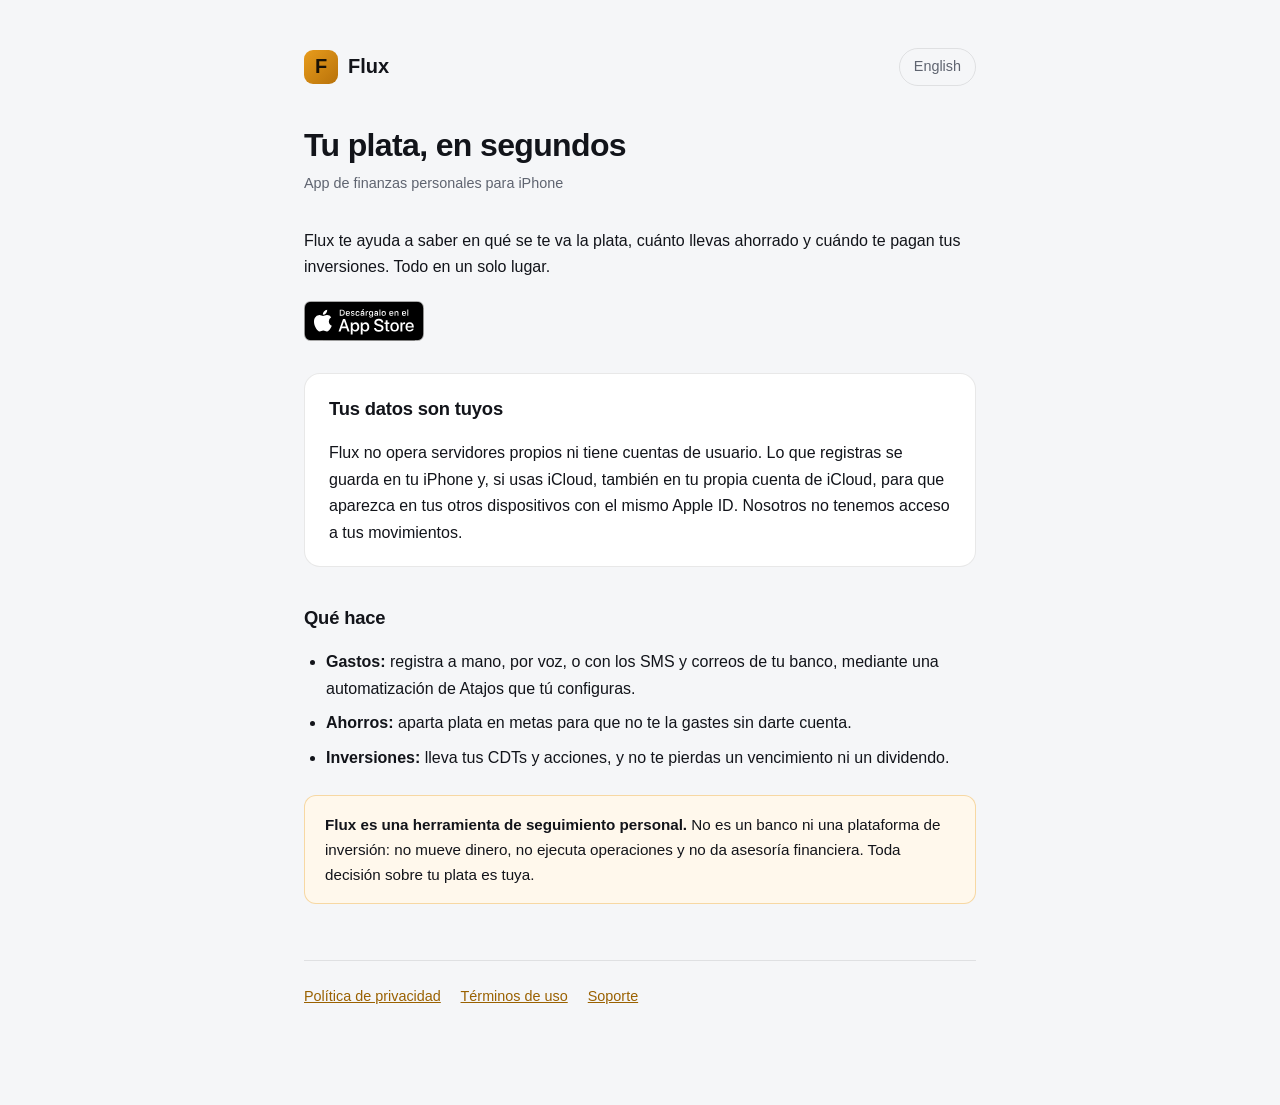
<file: index.html>
<!doctype html>
<html lang="es">
<head>
<meta charset="utf-8">
<meta name="viewport" content="width=device-width, initial-scale=1">
<meta name="apple-itunes-app" content="app-id=6826020872">
<title>Flux — Tu plata, en segundos</title>
<link rel="stylesheet" href="estilo.css">
<link rel="alternate" hreflang="es" href="https://flux-app-finances.github.io/flux-sitio/index.html">
<link rel="alternate" hreflang="en" href="https://flux-app-finances.github.io/flux-sitio/en/index.html">
<link rel="alternate" hreflang="x-default" href="https://flux-app-finances.github.io/flux-sitio/index.html">
</head>
<body>
<div class="contenido">
  <header>
    <a class="marca" href="index.html"><span class="logo">F</span> Flux</a>
    <a class="idioma" href="en/index.html" hreflang="en" lang="en">English</a>
  </header>

  <h1>Tu plata, en segundos</h1>
  <p class="fecha">App de finanzas personales para iPhone</p>

  <p>Flux te ayuda a saber en qué se te va la plata, cuánto llevas ahorrado y
     cuándo te pagan tus inversiones. Todo en un solo lugar.</p>

  <a class="descargar" href="https://apps.apple.com/app/id6826020872">
    <img src="img/descargar-app-store-es.svg" alt="Descárgalo en el App Store" width="120" height="40">
  </a>

  <div class="tarjeta">
    <h2 style="margin-top:0">Tus datos son tuyos</h2>
    <p style="margin-bottom:0">Flux no opera servidores propios ni tiene cuentas de usuario. Lo
       que registras se guarda en tu iPhone y, si usas iCloud, también en tu propia cuenta de
       iCloud, para que aparezca en tus otros dispositivos con el mismo Apple ID. Nosotros no
       tenemos acceso a tus movimientos.</p>
  </div>

  <h2>Qué hace</h2>
  <ul>
    <li><strong>Gastos:</strong> registra a mano, por voz, o con los SMS y correos de tu banco, mediante una automatización de Atajos que tú configuras.</li>
    <li><strong>Ahorros:</strong> aparta plata en metas para que no te la gastes sin darte cuenta.</li>
    <li><strong>Inversiones:</strong> lleva tus CDTs y acciones, y no te pierdas un vencimiento ni un dividendo.</li>
  </ul>

  <div class="aviso">
    <strong>Flux es una herramienta de seguimiento personal.</strong> No es un banco ni una
    plataforma de inversión: no mueve dinero, no ejecuta operaciones y no da asesoría
    financiera. Toda decisión sobre tu plata es tuya.
  </div>

  <footer>
    <a href="privacidad.html">Política de privacidad</a>
    <a href="terminos.html">Términos de uso</a>
    <a href="soporte.html">Soporte</a>
  </footer>
</div>
</body>
</html>
</file>
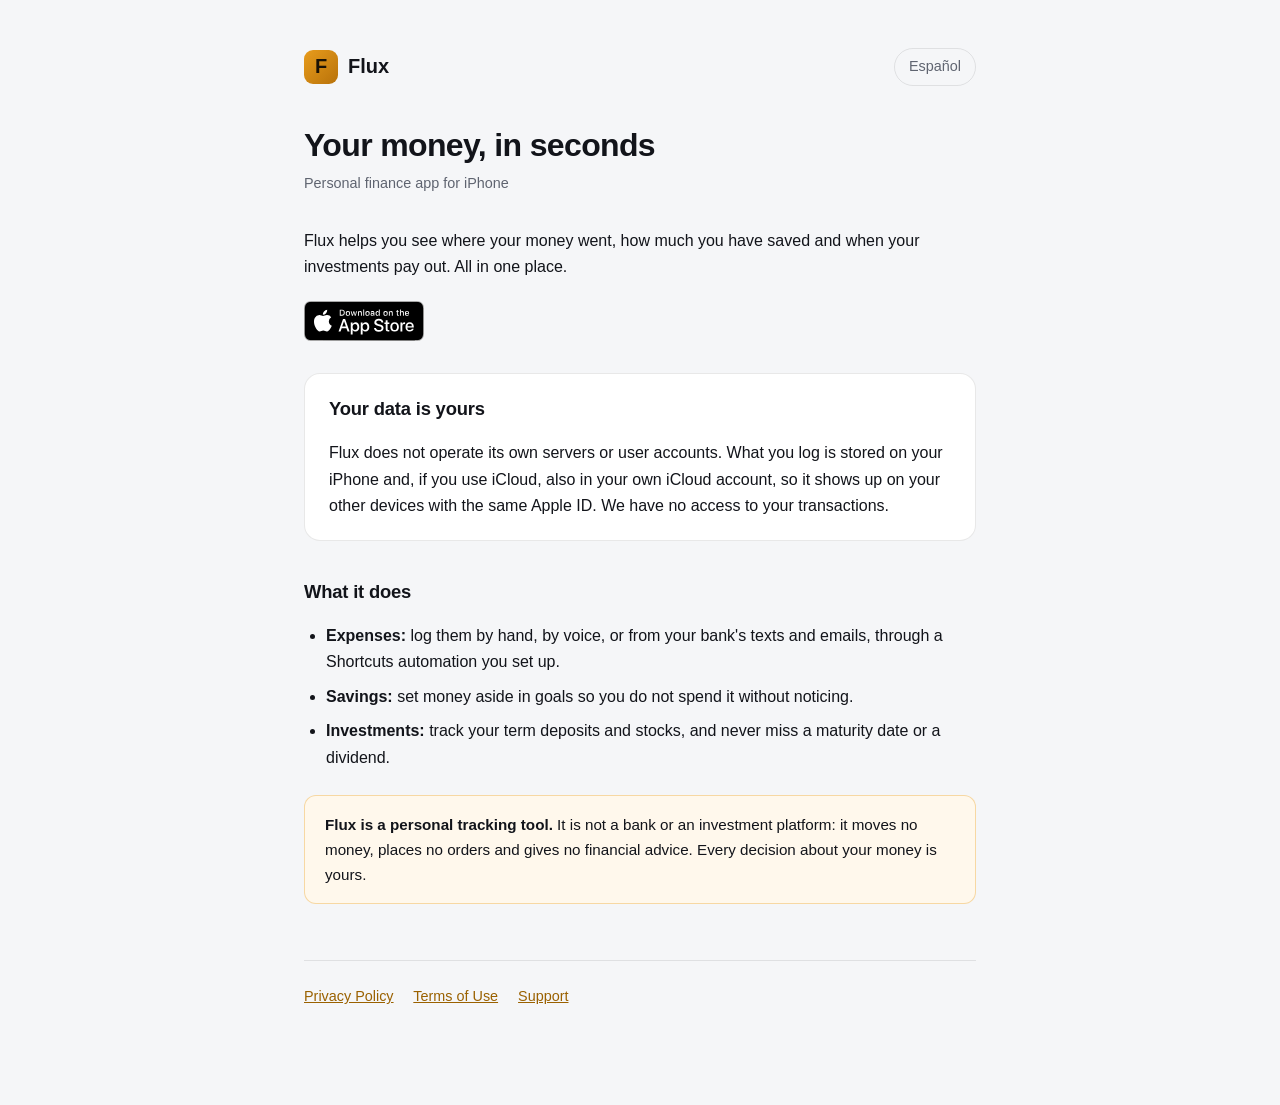
<file: en/index.html>
<!doctype html>
<html lang="en">
<head>
<meta charset="utf-8">
<meta name="viewport" content="width=device-width, initial-scale=1">
<meta name="apple-itunes-app" content="app-id=6826020872">
<title>Flux — Your money, in seconds</title>
<link rel="stylesheet" href="../estilo.css">
<link rel="alternate" hreflang="es" href="https://flux-app-finances.github.io/flux-sitio/index.html">
<link rel="alternate" hreflang="en" href="https://flux-app-finances.github.io/flux-sitio/en/index.html">
<link rel="alternate" hreflang="x-default" href="https://flux-app-finances.github.io/flux-sitio/index.html">
</head>
<body>
<div class="contenido">
  <header>
    <a class="marca" href="index.html"><span class="logo">F</span> Flux</a>
    <a class="idioma" href="../index.html" hreflang="es" lang="es">Español</a>
  </header>

  <h1>Your money, in seconds</h1>
  <p class="fecha">Personal finance app for iPhone</p>

  <p>Flux helps you see where your money went, how much you have saved and when your
     investments pay out. All in one place.</p>

  <a class="descargar" href="https://apps.apple.com/app/id6826020872">
    <img src="../img/descargar-app-store-en.svg" alt="Download on the App Store" width="120" height="40">
  </a>

  <div class="tarjeta">
    <h2 style="margin-top:0">Your data is yours</h2>
    <p style="margin-bottom:0">Flux does not operate its own servers or user accounts. What you
       log is stored on your iPhone and, if you use iCloud, also in your own iCloud account, so
       it shows up on your other devices with the same Apple ID. We have no access to your
       transactions.</p>
  </div>

  <h2>What it does</h2>
  <ul>
    <li><strong>Expenses:</strong> log them by hand, by voice, or from your bank's texts and emails, through a Shortcuts automation you set up.</li>
    <li><strong>Savings:</strong> set money aside in goals so you do not spend it without noticing.</li>
    <li><strong>Investments:</strong> track your term deposits and stocks, and never miss a maturity date or a dividend.</li>
  </ul>

  <div class="aviso">
    <strong>Flux is a personal tracking tool.</strong> It is not a bank or an investment
    platform: it moves no money, places no orders and gives no financial advice. Every
    decision about your money is yours.
  </div>

  <footer>
    <a href="privacy.html">Privacy Policy</a>
    <a href="terms.html">Terms of Use</a>
    <a href="support.html">Support</a>
  </footer>
</div>
</body>
</html>
</file>
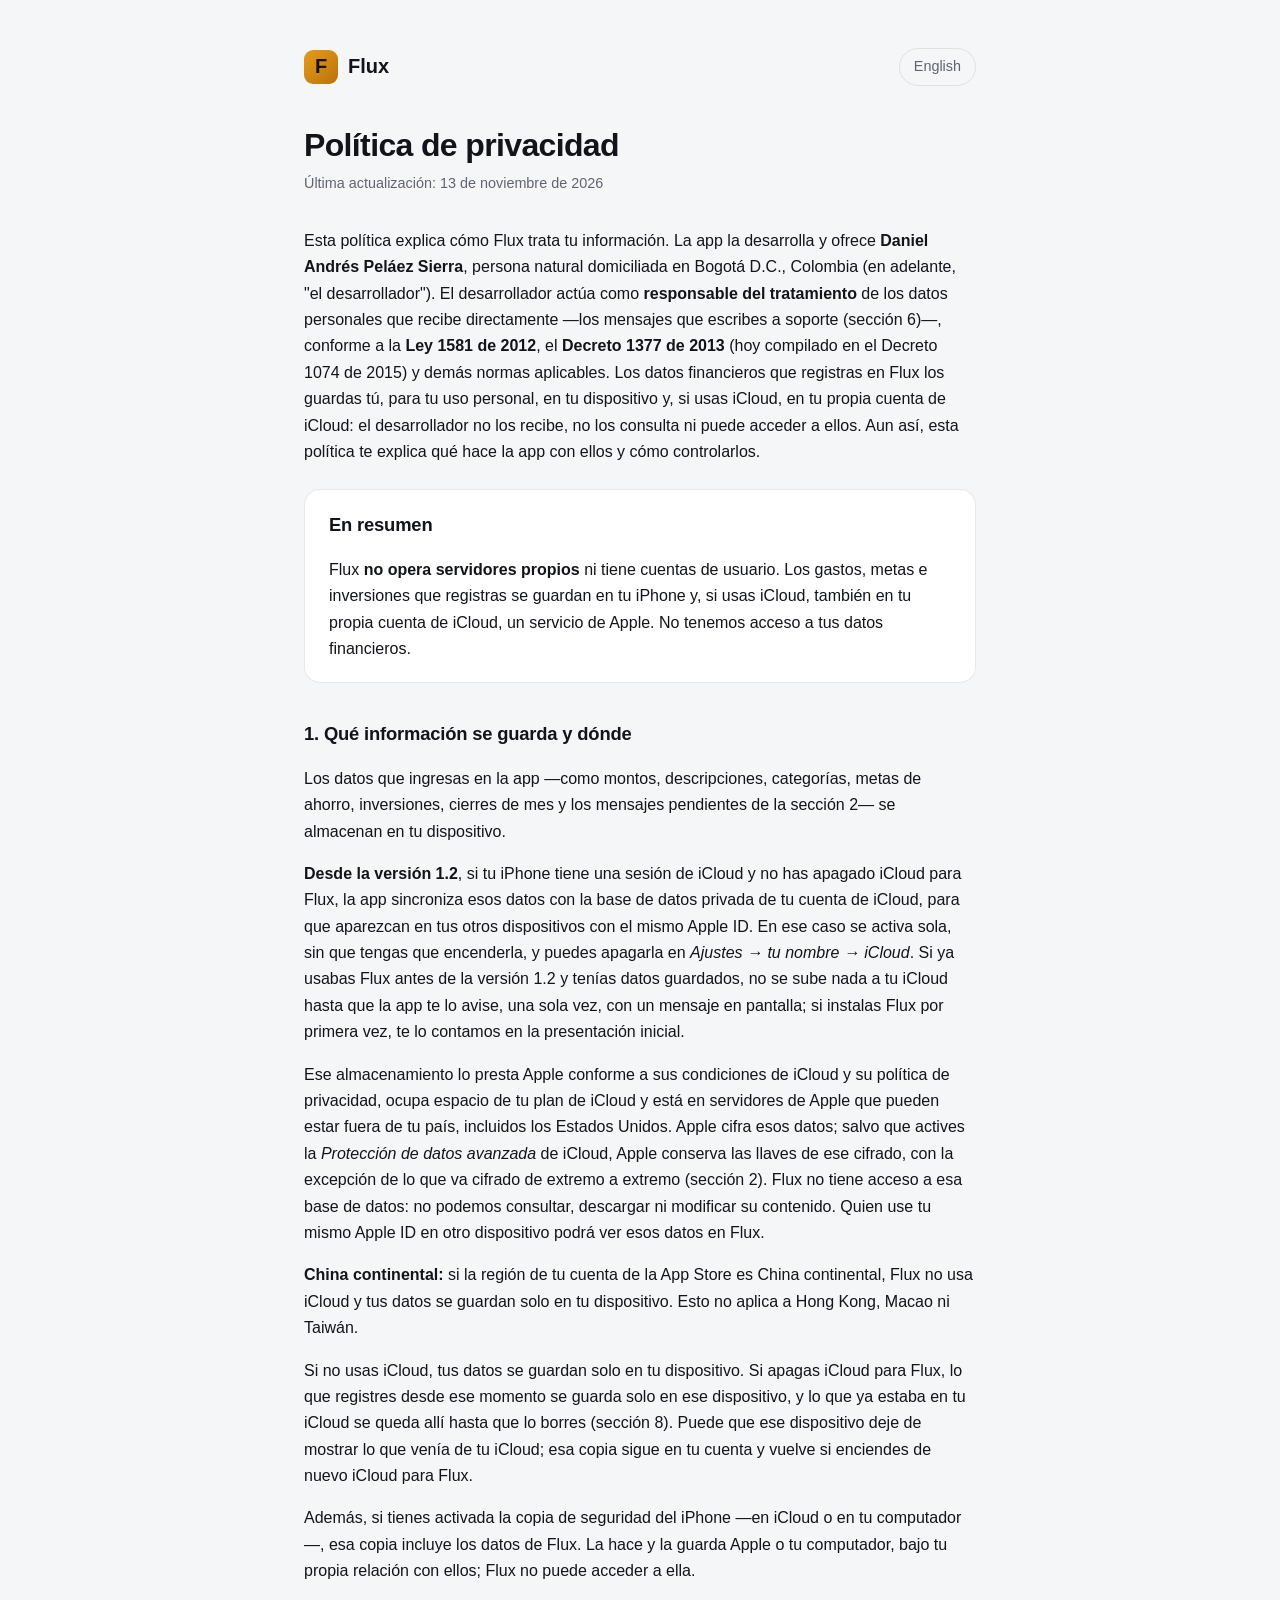
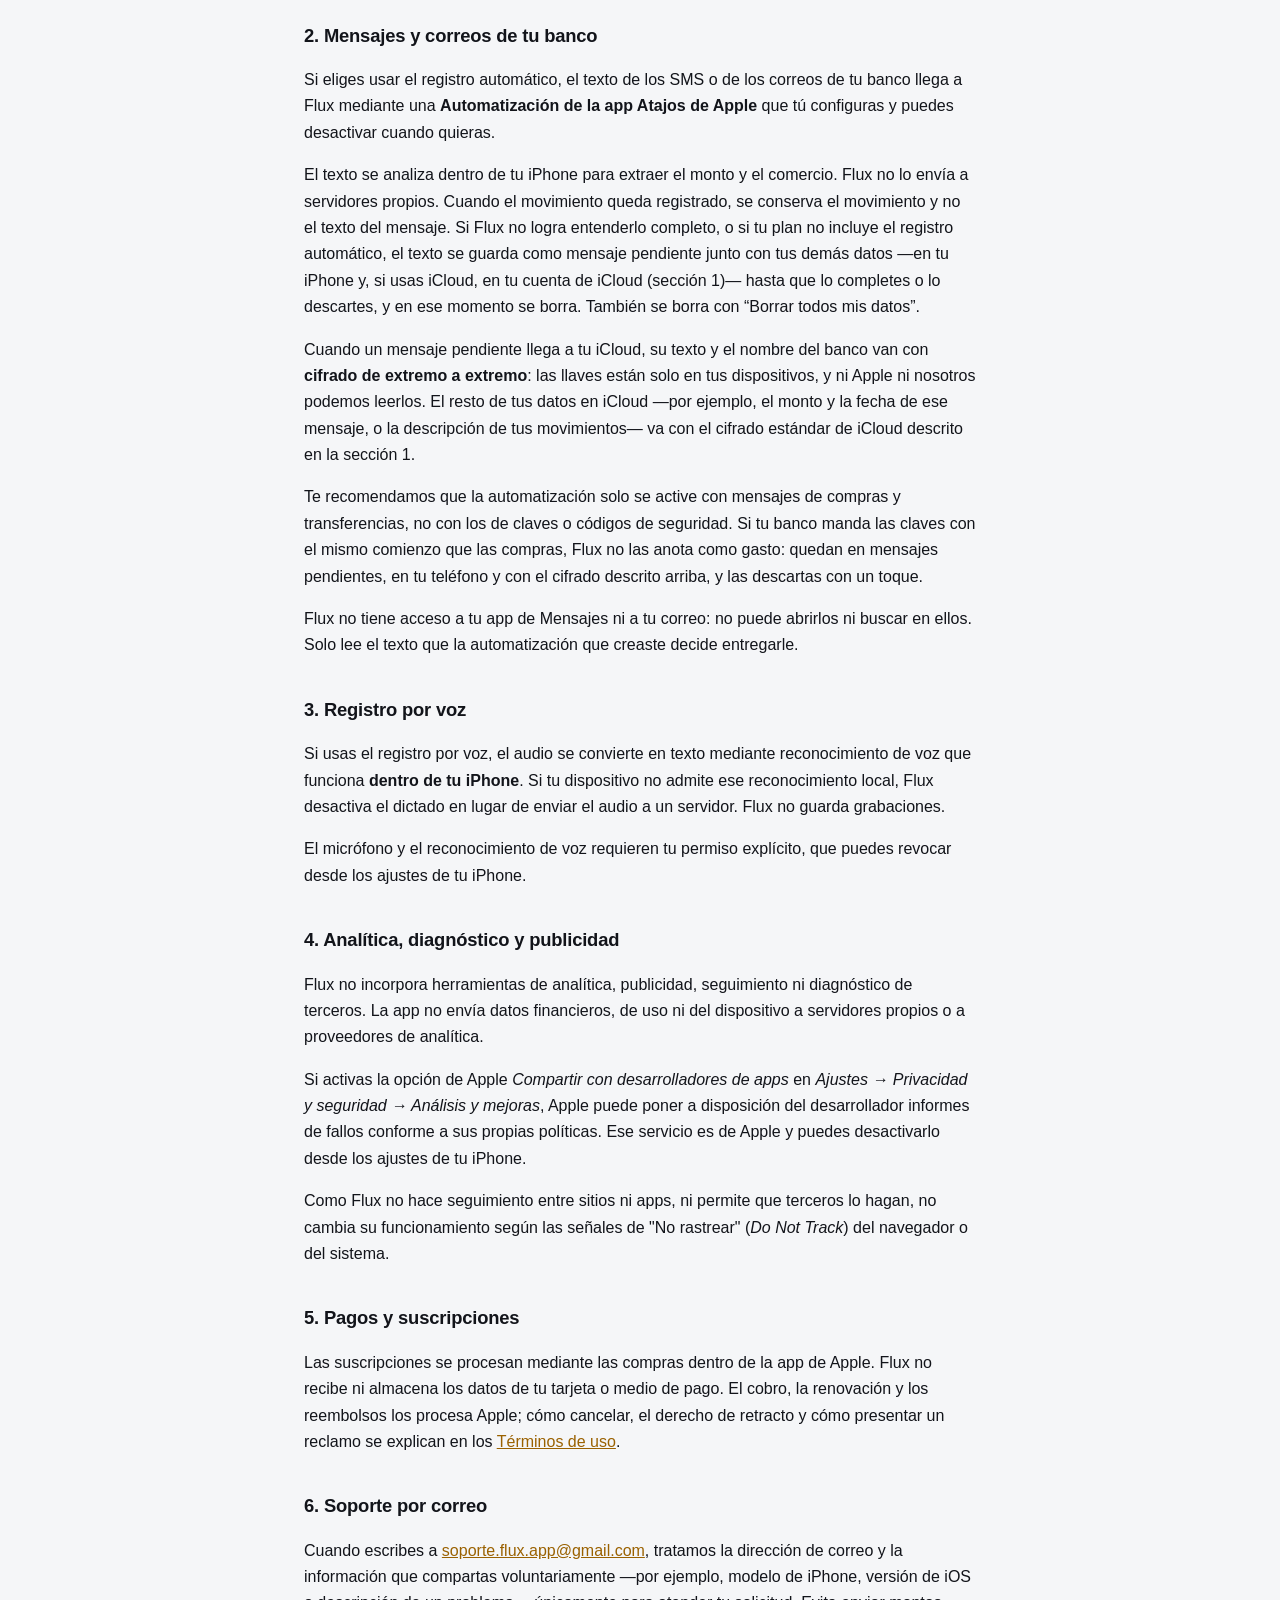
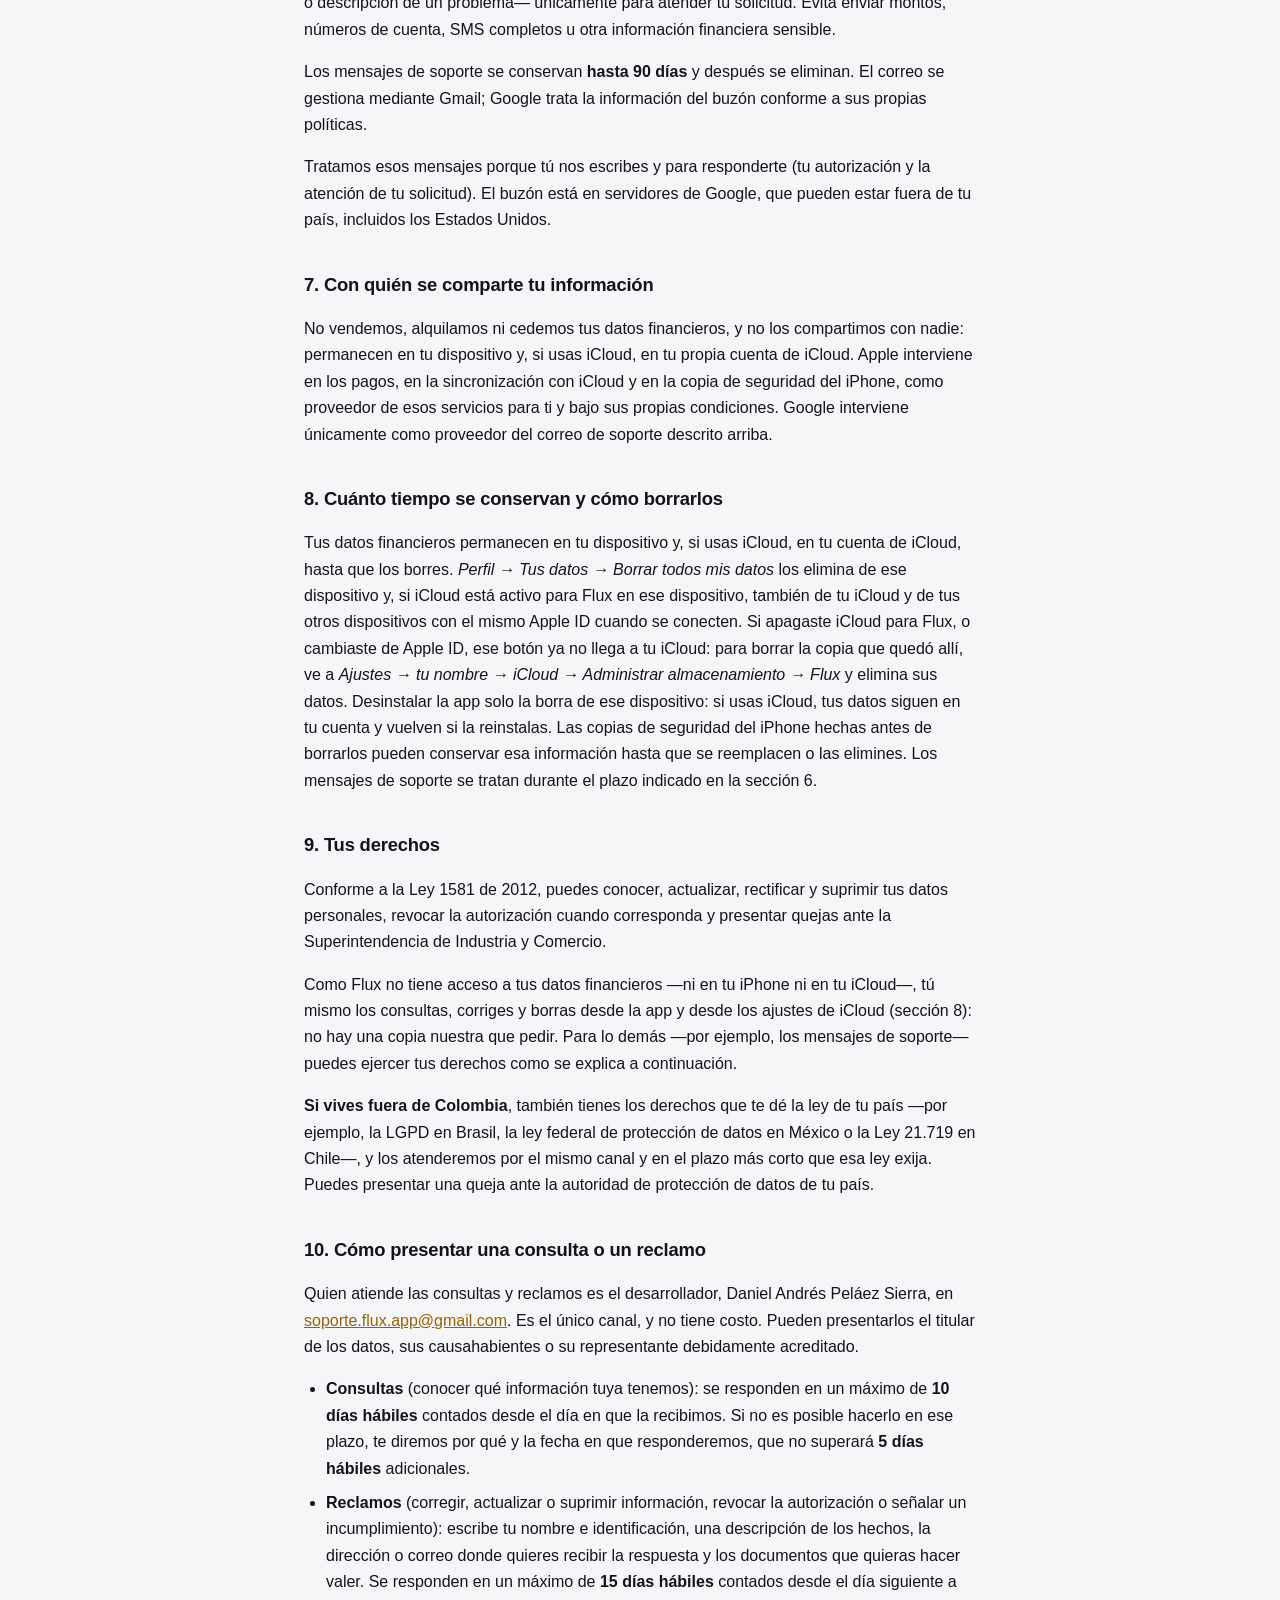
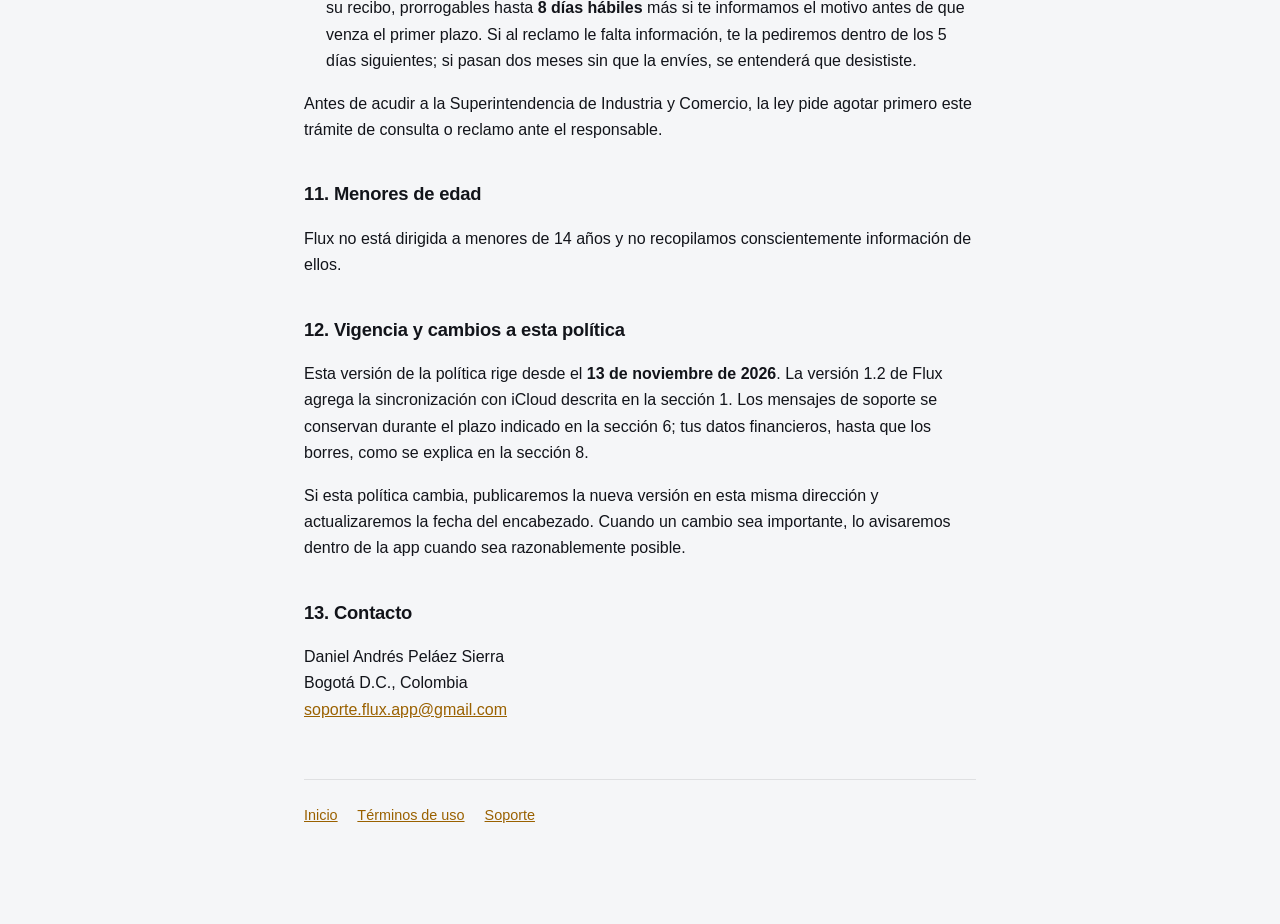
<file: privacidad.html>
<!doctype html>
<html lang="es">
<head>
<meta charset="utf-8">
<meta name="viewport" content="width=device-width, initial-scale=1">
<title>Política de privacidad — Flux</title>
<link rel="stylesheet" href="estilo.css">
<link rel="alternate" hreflang="es" href="https://flux-app-finances.github.io/flux-sitio/privacidad.html">
<link rel="alternate" hreflang="en" href="https://flux-app-finances.github.io/flux-sitio/en/privacy.html">
<link rel="alternate" hreflang="x-default" href="https://flux-app-finances.github.io/flux-sitio/privacidad.html">
</head>
<body>
<div class="contenido">
  <header><a class="marca" href="index.html"><span class="logo">F</span> Flux</a>
    <a class="idioma" href="en/privacy.html" hreflang="en" lang="en">English</a></header>

  <h1>Política de privacidad</h1>
  <p class="fecha">Última actualización: 13 de noviembre de 2026</p>

  <p>Esta política explica cómo Flux trata tu información. La app la desarrolla y ofrece
     <strong>Daniel Andrés Peláez Sierra</strong>, persona natural domiciliada en Bogotá D.C.,
     Colombia (en adelante, "el desarrollador"). El desarrollador actúa como
     <strong>responsable del tratamiento</strong> de los datos personales que recibe
     directamente —los mensajes que escribes a soporte (sección 6)—, conforme a la
     <strong>Ley 1581 de 2012</strong>, el <strong>Decreto 1377 de 2013</strong> (hoy compilado
     en el Decreto 1074 de 2015) y demás normas aplicables. Los datos financieros que registras
     en Flux los guardas tú, para tu uso personal, en tu dispositivo y, si usas iCloud, en tu
     propia cuenta de iCloud: el desarrollador no los recibe, no los consulta ni puede acceder a
     ellos. Aun así, esta política te explica qué hace la app con ellos y cómo controlarlos.</p>

  <div class="tarjeta">
    <h2 style="margin-top:0">En resumen</h2>
    <p style="margin-bottom:0">Flux <strong>no opera servidores propios</strong> ni tiene
       cuentas de usuario. Los gastos, metas e inversiones que registras se guardan en tu
       iPhone y, si usas iCloud, también en tu propia cuenta de iCloud, un servicio de Apple.
       No tenemos acceso a tus datos financieros.</p>
  </div>

  <h2>1. Qué información se guarda y dónde</h2>
  <p>Los datos que ingresas en la app —como montos, descripciones, categorías, metas de
     ahorro, inversiones, cierres de mes y los mensajes pendientes de la sección 2— se
     almacenan en tu dispositivo.</p>
  <p><strong>Desde la versión 1.2</strong>, si tu iPhone tiene una sesión de iCloud y no has
     apagado iCloud para Flux, la app sincroniza esos datos con la base de datos privada de tu
     cuenta de iCloud, para que aparezcan en tus otros dispositivos con el mismo Apple ID. En
     ese caso se activa sola, sin que tengas que encenderla, y puedes apagarla en
     <em>Ajustes → tu nombre → iCloud</em>. Si ya usabas Flux antes de la versión 1.2 y tenías
     datos guardados, no se sube nada a tu iCloud hasta que la app te lo avise, una sola vez,
     con un mensaje en pantalla; si instalas Flux por primera vez, te lo contamos en la
     presentación inicial.</p>
  <p>Ese almacenamiento lo presta Apple conforme a sus condiciones de iCloud y su política de
     privacidad, ocupa espacio de tu plan de iCloud y está en servidores de Apple que pueden
     estar fuera de tu país, incluidos los Estados Unidos. Apple cifra esos datos; salvo que
     actives la <em>Protección de datos avanzada</em> de iCloud, Apple conserva las llaves de
     ese cifrado, con la excepción de lo que va cifrado de extremo a extremo (sección 2). Flux
     no tiene acceso a esa base de datos: no podemos consultar, descargar ni modificar su
     contenido. Quien use tu mismo Apple ID en otro dispositivo podrá ver esos datos en
     Flux.</p>
  <p><strong>China continental:</strong> si la región de tu cuenta de la App Store es China
     continental, Flux no usa iCloud y tus datos se guardan solo en tu dispositivo. Esto no
     aplica a Hong Kong, Macao ni Taiwán.</p>
  <p>Si no usas iCloud, tus datos se guardan solo en tu dispositivo. Si apagas iCloud para
     Flux, lo que registres desde ese momento se guarda solo en ese dispositivo, y lo que ya
     estaba en tu iCloud se queda allí hasta que lo borres (sección 8). Puede que ese
     dispositivo deje de mostrar lo que venía de tu iCloud; esa copia sigue en tu cuenta y
     vuelve si enciendes de nuevo iCloud para Flux.</p>
  <p>Además, si tienes activada la copia de seguridad del iPhone —en iCloud o en tu
     computador—, esa copia incluye los datos de Flux. La hace y la guarda Apple o tu
     computador, bajo tu propia relación con ellos; Flux no puede acceder a ella.</p>

  <h2>2. Mensajes y correos de tu banco</h2>
  <p>Si eliges usar el registro automático, el texto de los SMS o de los correos de tu banco
     llega a Flux mediante una <strong>Automatización de la app Atajos de Apple</strong> que tú
     configuras y puedes desactivar cuando quieras.</p>
  <p>El texto se analiza dentro de tu iPhone para extraer el monto y el comercio. Flux no lo
     envía a servidores propios. Cuando el movimiento queda registrado, se conserva el
     movimiento y no el texto del mensaje. Si Flux no logra entenderlo completo, o si tu plan
     no incluye el registro automático, el texto se guarda como mensaje pendiente junto con
     tus demás datos —en tu iPhone y, si usas iCloud, en tu cuenta de iCloud (sección 1)—
     hasta que lo completes o lo descartes, y en ese momento se borra. También se borra con
     “Borrar todos mis datos”.</p>
  <p>Cuando un mensaje pendiente llega a tu iCloud, su texto y el nombre del banco van con
     <strong>cifrado de extremo a extremo</strong>: las llaves están solo en tus dispositivos,
     y ni Apple ni nosotros podemos leerlos. El resto de tus datos en iCloud —por ejemplo, el
     monto y la fecha de ese mensaje, o la descripción de tus movimientos— va con el cifrado
     estándar de iCloud descrito en la sección 1.</p>
  <p>Te recomendamos que la automatización solo se active con mensajes de compras y
     transferencias, no con los de claves o códigos de seguridad. Si tu banco manda las claves con el
     mismo comienzo que las compras, Flux no las anota como gasto: quedan en mensajes pendientes, en
     tu teléfono y con el cifrado descrito arriba, y las descartas con un toque.</p>
  <p>Flux no tiene acceso a tu app de Mensajes ni a tu correo: no puede abrirlos ni buscar en
     ellos. Solo lee el texto que la automatización que creaste decide entregarle.</p>

  <h2>3. Registro por voz</h2>
  <p>Si usas el registro por voz, el audio se convierte en texto mediante reconocimiento de
     voz que funciona <strong>dentro de tu iPhone</strong>. Si tu dispositivo no admite ese
     reconocimiento local, Flux desactiva el dictado en lugar de enviar el audio a un
     servidor. Flux no guarda grabaciones.</p>
  <p>El micrófono y el reconocimiento de voz requieren tu permiso explícito, que puedes
     revocar desde los ajustes de tu iPhone.</p>

  <h2>4. Analítica, diagnóstico y publicidad</h2>
  <p>Flux no incorpora herramientas de analítica, publicidad, seguimiento ni diagnóstico de
     terceros. La app no envía datos financieros, de uso ni del dispositivo a servidores
     propios o a proveedores de analítica.</p>
  <p>Si activas la opción de Apple <em>Compartir con desarrolladores de apps</em> en
     <em>Ajustes → Privacidad y seguridad → Análisis y mejoras</em>, Apple puede poner a
     disposición del desarrollador informes de fallos conforme a sus propias políticas.
     Ese servicio es de Apple y puedes desactivarlo desde los ajustes de tu iPhone.</p>
  <p>Como Flux no hace seguimiento entre sitios ni apps, ni permite que terceros lo hagan, no
     cambia su funcionamiento según las señales de "No rastrear" (<em>Do Not Track</em>) del
     navegador o del sistema.</p>

  <h2>5. Pagos y suscripciones</h2>
  <p>Las suscripciones se procesan mediante las compras dentro de la app de Apple. Flux no
     recibe ni almacena los datos de tu tarjeta o medio de pago. El cobro, la renovación y los
     reembolsos los procesa Apple; cómo cancelar, el derecho de retracto y cómo presentar un
     reclamo se explican en los <a href="terminos.html">Términos de uso</a>.</p>

  <h2>6. Soporte por correo</h2>
  <p>Cuando escribes a <a href="mailto:soporte.flux.app@gmail.com">soporte.flux.app@gmail.com</a>,
     tratamos la dirección de correo y la información que compartas voluntariamente —por
     ejemplo, modelo de iPhone, versión de iOS o descripción de un problema— únicamente para
     atender tu solicitud. Evita enviar montos, números de cuenta, SMS completos u otra
     información financiera sensible.</p>
  <p>Los mensajes de soporte se conservan <strong>hasta 90 días</strong> y después se
     eliminan. El correo se gestiona mediante Gmail; Google trata
     la información del buzón conforme a sus propias políticas.</p>
  <p>Tratamos esos mensajes porque tú nos escribes y para responderte (tu autorización y la
     atención de tu solicitud). El buzón está en servidores de Google, que pueden estar fuera
     de tu país, incluidos los Estados Unidos.</p>

  <h2>7. Con quién se comparte tu información</h2>
  <p>No vendemos, alquilamos ni cedemos tus datos financieros, y no los compartimos con
     nadie: permanecen en tu dispositivo y, si usas iCloud, en tu propia cuenta de iCloud.
     Apple interviene en los pagos, en la sincronización con iCloud y en la copia de
     seguridad del iPhone, como proveedor de esos servicios para ti y bajo sus propias
     condiciones. Google interviene únicamente como proveedor del correo de soporte descrito
     arriba.</p>

  <h2>8. Cuánto tiempo se conservan y cómo borrarlos</h2>
  <p>Tus datos financieros permanecen en tu dispositivo y, si usas iCloud, en tu cuenta de
     iCloud, hasta que los borres. <em>Perfil → Tus datos → Borrar todos mis datos</em> los
     elimina de ese dispositivo y, si iCloud está activo para Flux en ese dispositivo, también
     de tu iCloud y de tus otros dispositivos con el mismo Apple ID cuando se conecten. Si
     apagaste iCloud para Flux, o cambiaste de Apple ID, ese botón ya no llega a tu iCloud:
     para borrar la copia que quedó allí, ve a <em>Ajustes → tu nombre → iCloud → Administrar
     almacenamiento → Flux</em> y elimina sus datos. Desinstalar la app solo la borra de ese
     dispositivo: si usas iCloud, tus datos siguen en tu cuenta y vuelven si la reinstalas.
     Las copias de seguridad del iPhone hechas antes de borrarlos pueden conservar esa
     información hasta que se reemplacen o las elimines. Los mensajes de soporte se tratan
     durante el plazo indicado en la sección 6.</p>

  <h2>9. Tus derechos</h2>
  <p>Conforme a la Ley 1581 de 2012, puedes conocer, actualizar, rectificar y suprimir tus
     datos personales, revocar la autorización cuando corresponda y presentar quejas ante la
     Superintendencia de Industria y Comercio.</p>
  <p>Como Flux no tiene acceso a tus datos financieros —ni en tu iPhone ni en tu iCloud—, tú
     mismo los consultas, corriges y borras desde la app y desde los ajustes de iCloud
     (sección 8): no hay una copia nuestra que pedir. Para lo demás —por ejemplo, los mensajes
     de soporte— puedes ejercer tus derechos como se explica a continuación.</p>
  <p><strong>Si vives fuera de Colombia</strong>, también tienes los derechos que te dé la ley
     de tu país —por ejemplo, la LGPD en Brasil, la ley federal de protección de datos en
     México o la Ley 21.719 en Chile—, y los atenderemos por el mismo canal y en el plazo más
     corto que esa ley exija. Puedes presentar una queja ante la autoridad de protección de
     datos de tu país.</p>

  <h2>10. Cómo presentar una consulta o un reclamo</h2>
  <p>Quien atiende las consultas y reclamos es el desarrollador, Daniel Andrés Peláez
     Sierra, en <a href="mailto:soporte.flux.app@gmail.com">soporte.flux.app@gmail.com</a>. Es
     el único canal, y no tiene costo. Pueden presentarlos el titular de los datos, sus
     causahabientes o su representante debidamente acreditado.</p>
  <ul>
    <li><strong>Consultas</strong> (conocer qué información tuya tenemos): se responden en un
        máximo de <strong>10 días hábiles</strong> contados desde el día en que la recibimos.
        Si no es posible hacerlo en ese plazo, te diremos por qué y la fecha en que
        responderemos, que no superará <strong>5 días hábiles</strong> adicionales.</li>
    <li><strong>Reclamos</strong> (corregir, actualizar o suprimir información, revocar la
        autorización o señalar un incumplimiento): escribe tu nombre e identificación, una
        descripción de los hechos, la dirección o correo donde quieres recibir la respuesta y
        los documentos que quieras hacer valer. Se responden en un máximo de
        <strong>15 días hábiles</strong> contados desde el día siguiente a su recibo,
        prorrogables hasta <strong>8 días hábiles</strong> más si te informamos el motivo antes
        de que venza el primer plazo. Si al reclamo le falta información, te la pediremos
        dentro de los 5 días siguientes; si pasan dos meses sin que la envíes, se entenderá
        que desististe.</li>
  </ul>
  <p>Antes de acudir a la Superintendencia de Industria y Comercio, la ley pide agotar primero
     este trámite de consulta o reclamo ante el responsable.</p>

  <h2>11. Menores de edad</h2>
  <p>Flux no está dirigida a menores de 14 años y no recopilamos conscientemente información
     de ellos.</p>

  <h2>12. Vigencia y cambios a esta política</h2>
  <p>Esta versión de la política rige desde el <strong>13 de noviembre de 2026</strong>.
     La versión 1.2 de Flux agrega la sincronización con iCloud descrita en la sección 1. Los
     mensajes de soporte se conservan durante el plazo indicado en la sección 6; tus datos
     financieros, hasta que los borres, como se explica en la sección 8.</p>
  <p>Si esta política cambia, publicaremos la nueva versión en esta misma dirección y
     actualizaremos la fecha del encabezado. Cuando un cambio sea importante, lo avisaremos
     dentro de la app cuando sea razonablemente posible.</p>

  <h2>13. Contacto</h2>
  <p>Daniel Andrés Peláez Sierra<br>
     Bogotá D.C., Colombia<br>
     <a href="mailto:soporte.flux.app@gmail.com">soporte.flux.app@gmail.com</a></p>

  <footer>
    <a href="index.html">Inicio</a>
    <a href="terminos.html">Términos de uso</a>
    <a href="soporte.html">Soporte</a>
  </footer>
</div>
</body>
</html>
</file>
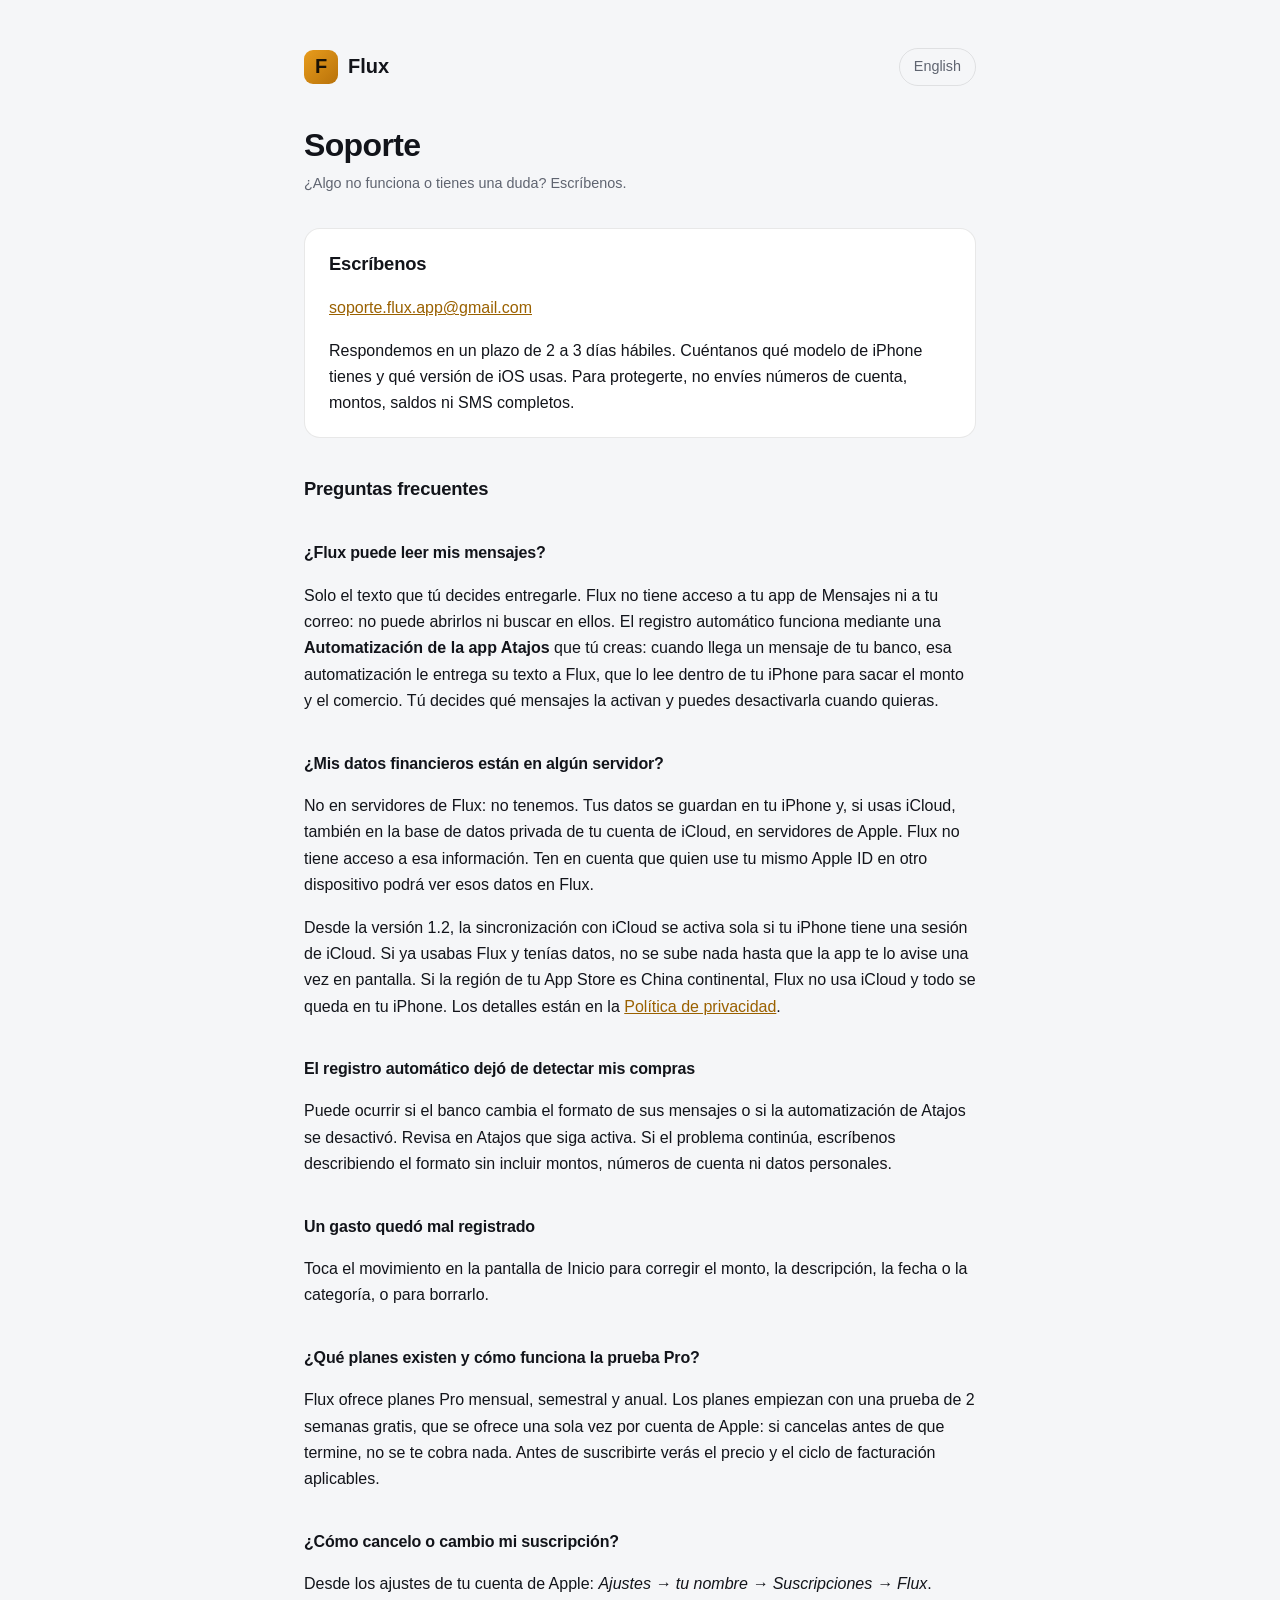
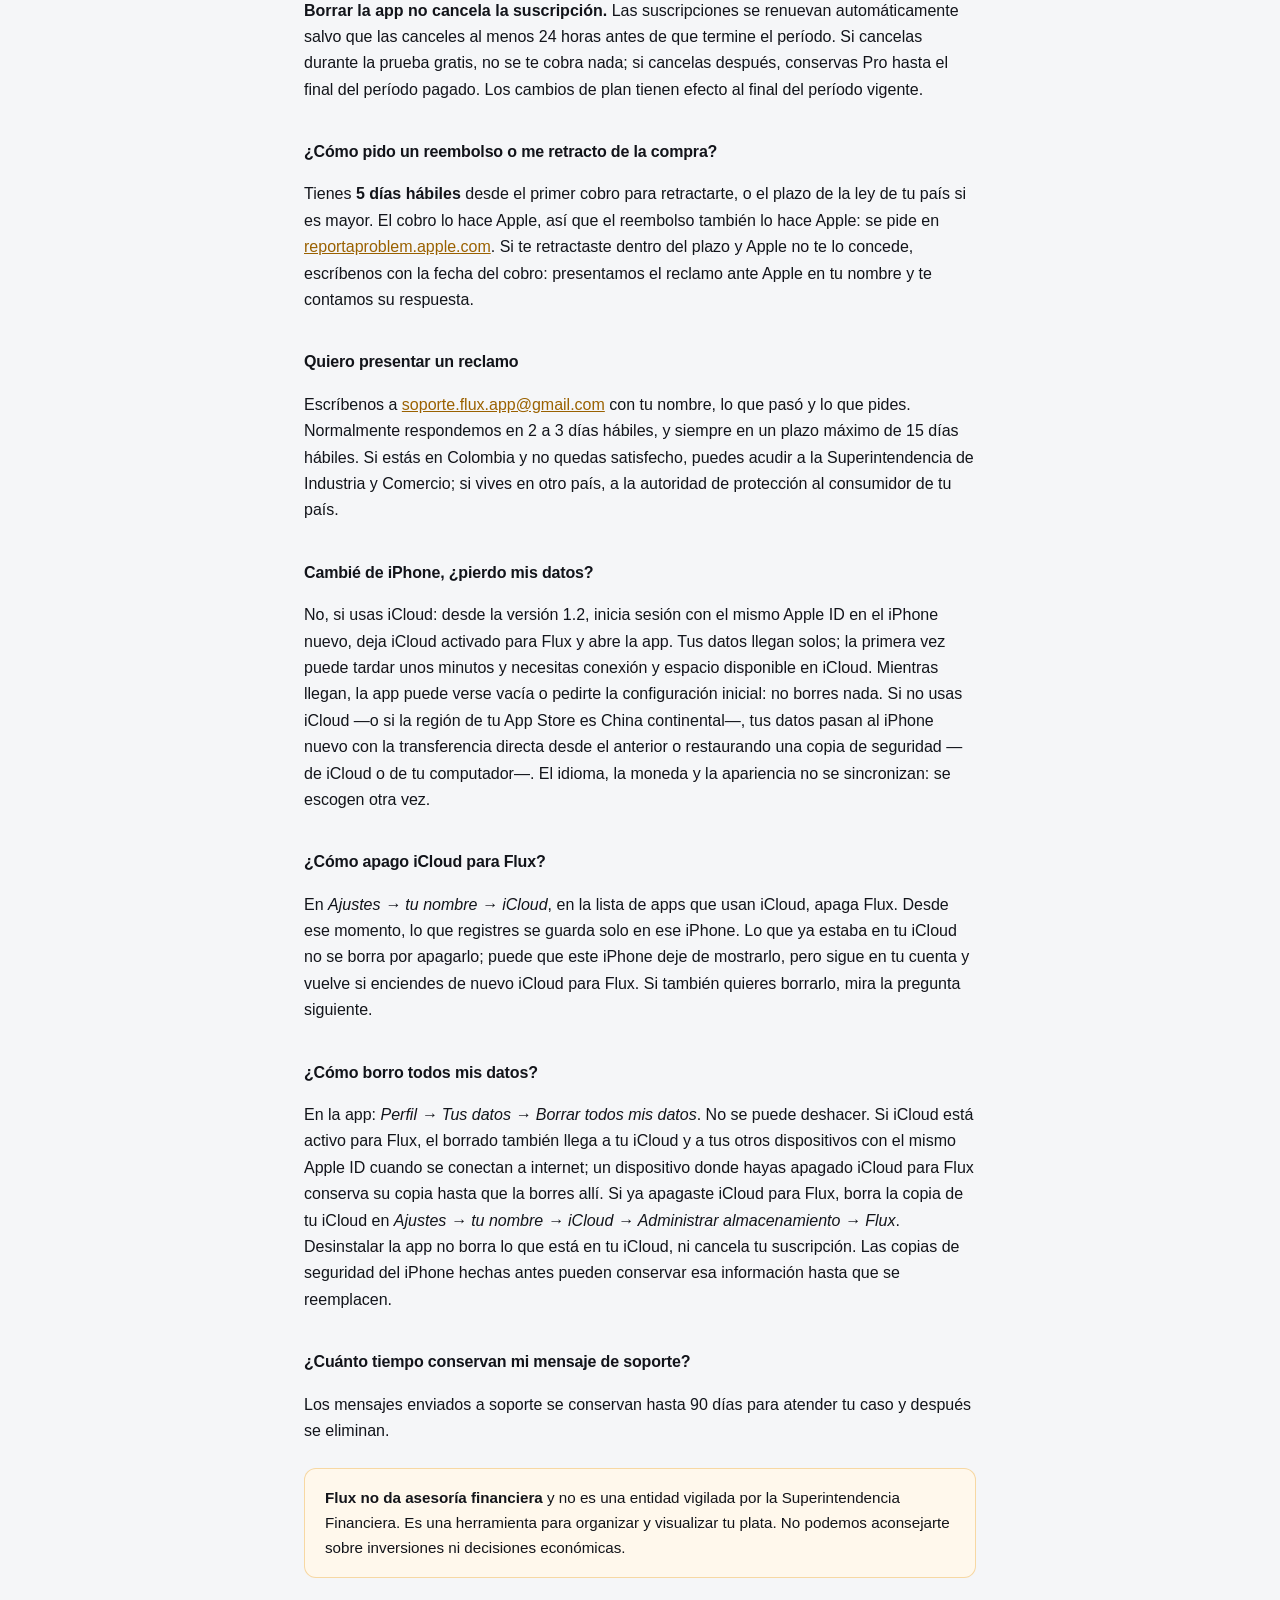
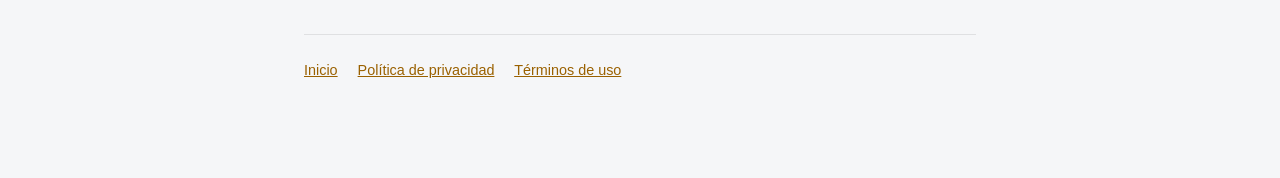
<file: soporte.html>
<!doctype html>
<html lang="es">
<head>
<meta charset="utf-8">
<meta name="viewport" content="width=device-width, initial-scale=1">
<title>Soporte — Flux</title>
<link rel="stylesheet" href="estilo.css">
<link rel="alternate" hreflang="es" href="https://flux-app-finances.github.io/flux-sitio/soporte.html">
<link rel="alternate" hreflang="en" href="https://flux-app-finances.github.io/flux-sitio/en/support.html">
<link rel="alternate" hreflang="x-default" href="https://flux-app-finances.github.io/flux-sitio/soporte.html">
</head>
<body>
<div class="contenido">
  <header><a class="marca" href="index.html"><span class="logo">F</span> Flux</a>
    <a class="idioma" href="en/support.html" hreflang="en" lang="en">English</a></header>

  <h1>Soporte</h1>
  <p class="fecha">¿Algo no funciona o tienes una duda? Escríbenos.</p>

  <div class="tarjeta">
    <h2 style="margin-top:0">Escríbenos</h2>
    <p><a href="mailto:soporte.flux.app@gmail.com">soporte.flux.app@gmail.com</a></p>
    <p style="margin-bottom:0">Respondemos en un plazo de 2 a 3 días hábiles. Cuéntanos
       qué modelo de iPhone tienes y qué versión de iOS usas. Para protegerte, no envíes
       números de cuenta, montos, saldos ni SMS completos.</p>
  </div>

  <h2>Preguntas frecuentes</h2>

  <h2 style="font-size:1rem">¿Flux puede leer mis mensajes?</h2>
  <p>Solo el texto que tú decides entregarle. Flux no tiene acceso a tu app de Mensajes ni a
     tu correo: no puede abrirlos ni buscar en ellos. El registro automático funciona mediante
     una <strong>Automatización de la app Atajos</strong> que tú creas: cuando llega un mensaje
     de tu banco, esa automatización le entrega su texto a Flux, que lo lee dentro de tu
     iPhone para sacar el monto y el comercio. Tú decides qué mensajes la activan y puedes
     desactivarla cuando quieras.</p>

  <h2 style="font-size:1rem">¿Mis datos financieros están en algún servidor?</h2>
  <p>No en servidores de Flux: no tenemos. Tus datos se guardan en tu iPhone y, si usas
     iCloud, también en la base de datos privada de tu cuenta de iCloud, en servidores de
     Apple. Flux no tiene acceso a esa información. Ten en cuenta que quien use tu mismo
     Apple ID en otro dispositivo podrá ver esos datos en Flux.</p>
  <p>Desde la versión 1.2, la sincronización con iCloud se activa sola si tu iPhone tiene
     una sesión de iCloud. Si ya usabas Flux y tenías datos, no se sube nada hasta que la app
     te lo avise una vez en pantalla. Si la región de tu App Store es China continental, Flux
     no usa iCloud y todo se queda en tu iPhone. Los detalles están en la
     <a href="privacidad.html">Política de privacidad</a>.</p>

  <h2 style="font-size:1rem">El registro automático dejó de detectar mis compras</h2>
  <p>Puede ocurrir si el banco cambia el formato de sus mensajes o si la automatización de
     Atajos se desactivó. Revisa en Atajos que siga activa. Si el problema continúa,
     escríbenos describiendo el formato sin incluir montos, números de cuenta ni datos
     personales.</p>

  <h2 style="font-size:1rem">Un gasto quedó mal registrado</h2>
  <p>Toca el movimiento en la pantalla de Inicio para corregir el monto, la descripción, la
     fecha o la categoría, o para borrarlo.</p>

  <h2 style="font-size:1rem">¿Qué planes existen y cómo funciona la prueba Pro?</h2>
  <p>Flux ofrece planes Pro mensual, semestral y anual. Los planes empiezan con una prueba de
     2 semanas gratis, que se ofrece una sola vez por cuenta de Apple: si cancelas antes de que
     termine, no se te cobra nada. Antes de suscribirte verás el precio y el ciclo de
     facturación aplicables.</p>

  <h2 style="font-size:1rem">¿Cómo cancelo o cambio mi suscripción?</h2>
  <p>Desde los ajustes de tu cuenta de Apple: <em>Ajustes → tu nombre → Suscripciones →
     Flux</em>. <strong>Borrar la app no cancela la suscripción.</strong> Las suscripciones se
     renuevan automáticamente salvo que las canceles al menos 24 horas antes de que termine el
     período. Si cancelas durante la prueba gratis, no se te cobra nada; si cancelas después,
     conservas Pro hasta el final del período pagado. Los cambios de plan tienen efecto al
     final del período vigente.</p>

  <h2 style="font-size:1rem">¿Cómo pido un reembolso o me retracto de la compra?</h2>
  <p>Tienes <strong>5 días hábiles</strong> desde el primer cobro para retractarte, o el plazo
     de la ley de tu país si es mayor. El cobro lo hace Apple, así que el reembolso también lo
     hace Apple: se pide en
     <a href="https://reportaproblem.apple.com">reportaproblem.apple.com</a>. Si te
     retractaste dentro del plazo y Apple no te lo concede, escríbenos con la fecha del cobro:
     presentamos el reclamo ante Apple en tu nombre y te contamos su respuesta.</p>

  <h2 style="font-size:1rem">Quiero presentar un reclamo</h2>
  <p>Escríbenos a <a href="mailto:soporte.flux.app@gmail.com">soporte.flux.app@gmail.com</a>
     con tu nombre, lo que pasó y lo que pides. Normalmente respondemos en 2 a 3 días hábiles,
     y siempre en un plazo máximo de 15 días hábiles. Si estás en Colombia y no quedas
     satisfecho, puedes acudir a la Superintendencia de Industria y Comercio; si vives en otro
     país, a la autoridad de protección al consumidor de tu país.</p>

  <h2 style="font-size:1rem">Cambié de iPhone, ¿pierdo mis datos?</h2>
  <p>No, si usas iCloud: desde la versión 1.2, inicia sesión con el mismo Apple ID en el
     iPhone nuevo, deja iCloud activado para Flux y abre la app. Tus datos llegan solos; la
     primera vez puede tardar unos minutos y necesitas conexión y espacio disponible en
     iCloud. Mientras llegan, la app puede verse vacía o pedirte la configuración inicial: no
     borres nada. Si no usas iCloud —o si la región de tu App Store es China continental—,
     tus datos pasan al iPhone nuevo con la transferencia
     directa desde el anterior o restaurando una copia de seguridad —de iCloud o de tu
     computador—. El idioma, la moneda y la apariencia no se sincronizan: se escogen otra
     vez.</p>

  <h2 style="font-size:1rem">¿Cómo apago iCloud para Flux?</h2>
  <p>En <em>Ajustes → tu nombre → iCloud</em>, en la lista de apps que usan iCloud, apaga
     Flux. Desde ese momento, lo que registres se guarda solo en ese iPhone. Lo que ya estaba
     en tu iCloud no se borra por apagarlo; puede que este iPhone deje de mostrarlo, pero sigue
     en tu cuenta y vuelve si enciendes de nuevo iCloud para Flux. Si también quieres borrarlo,
     mira la pregunta siguiente.</p>

  <h2 style="font-size:1rem">¿Cómo borro todos mis datos?</h2>
  <p>En la app: <em>Perfil → Tus datos → Borrar todos mis datos</em>. No se puede deshacer.
     Si iCloud está activo para Flux, el borrado también llega a tu iCloud y a tus otros
     dispositivos con el mismo Apple ID cuando se conectan a internet; un dispositivo donde
     hayas apagado iCloud para Flux conserva su copia hasta que la borres allí. Si ya apagaste
     iCloud para Flux, borra la copia de tu iCloud en <em>Ajustes → tu nombre → iCloud →
     Administrar almacenamiento → Flux</em>. Desinstalar la app no borra lo que está en tu
     iCloud, ni cancela tu suscripción. Las copias de seguridad del iPhone hechas antes pueden
     conservar esa información hasta que se reemplacen.</p>

  <h2 style="font-size:1rem">¿Cuánto tiempo conservan mi mensaje de soporte?</h2>
  <p>Los mensajes enviados a soporte se conservan hasta 90 días para atender tu caso y
     después se eliminan.</p>

  <div class="aviso">
    <strong>Flux no da asesoría financiera</strong> y no es una entidad vigilada por la
    Superintendencia Financiera. Es una herramienta para organizar y
    visualizar tu plata. No podemos aconsejarte sobre inversiones ni decisiones económicas.
  </div>

  <footer>
    <a href="index.html">Inicio</a>
    <a href="privacidad.html">Política de privacidad</a>
    <a href="terminos.html">Términos de uso</a>
  </footer>
</div>
</body>
</html>
</file>
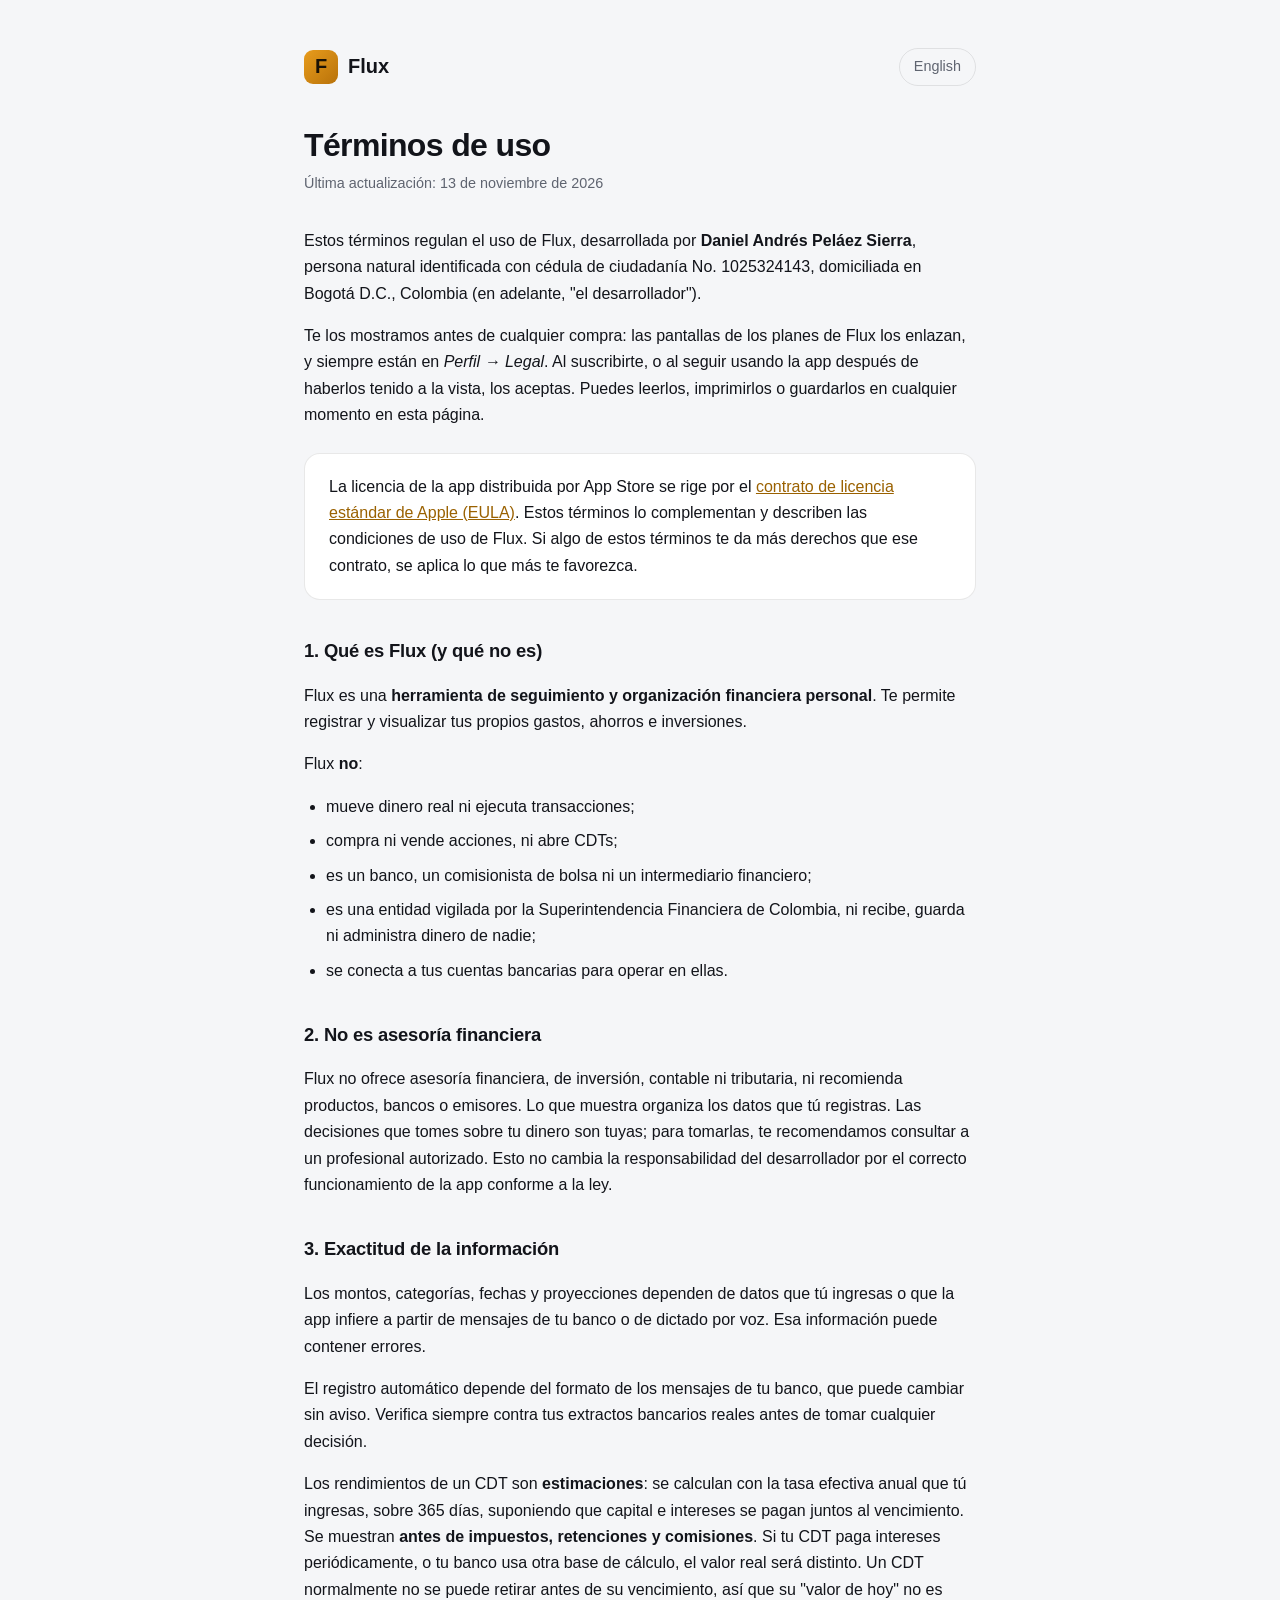
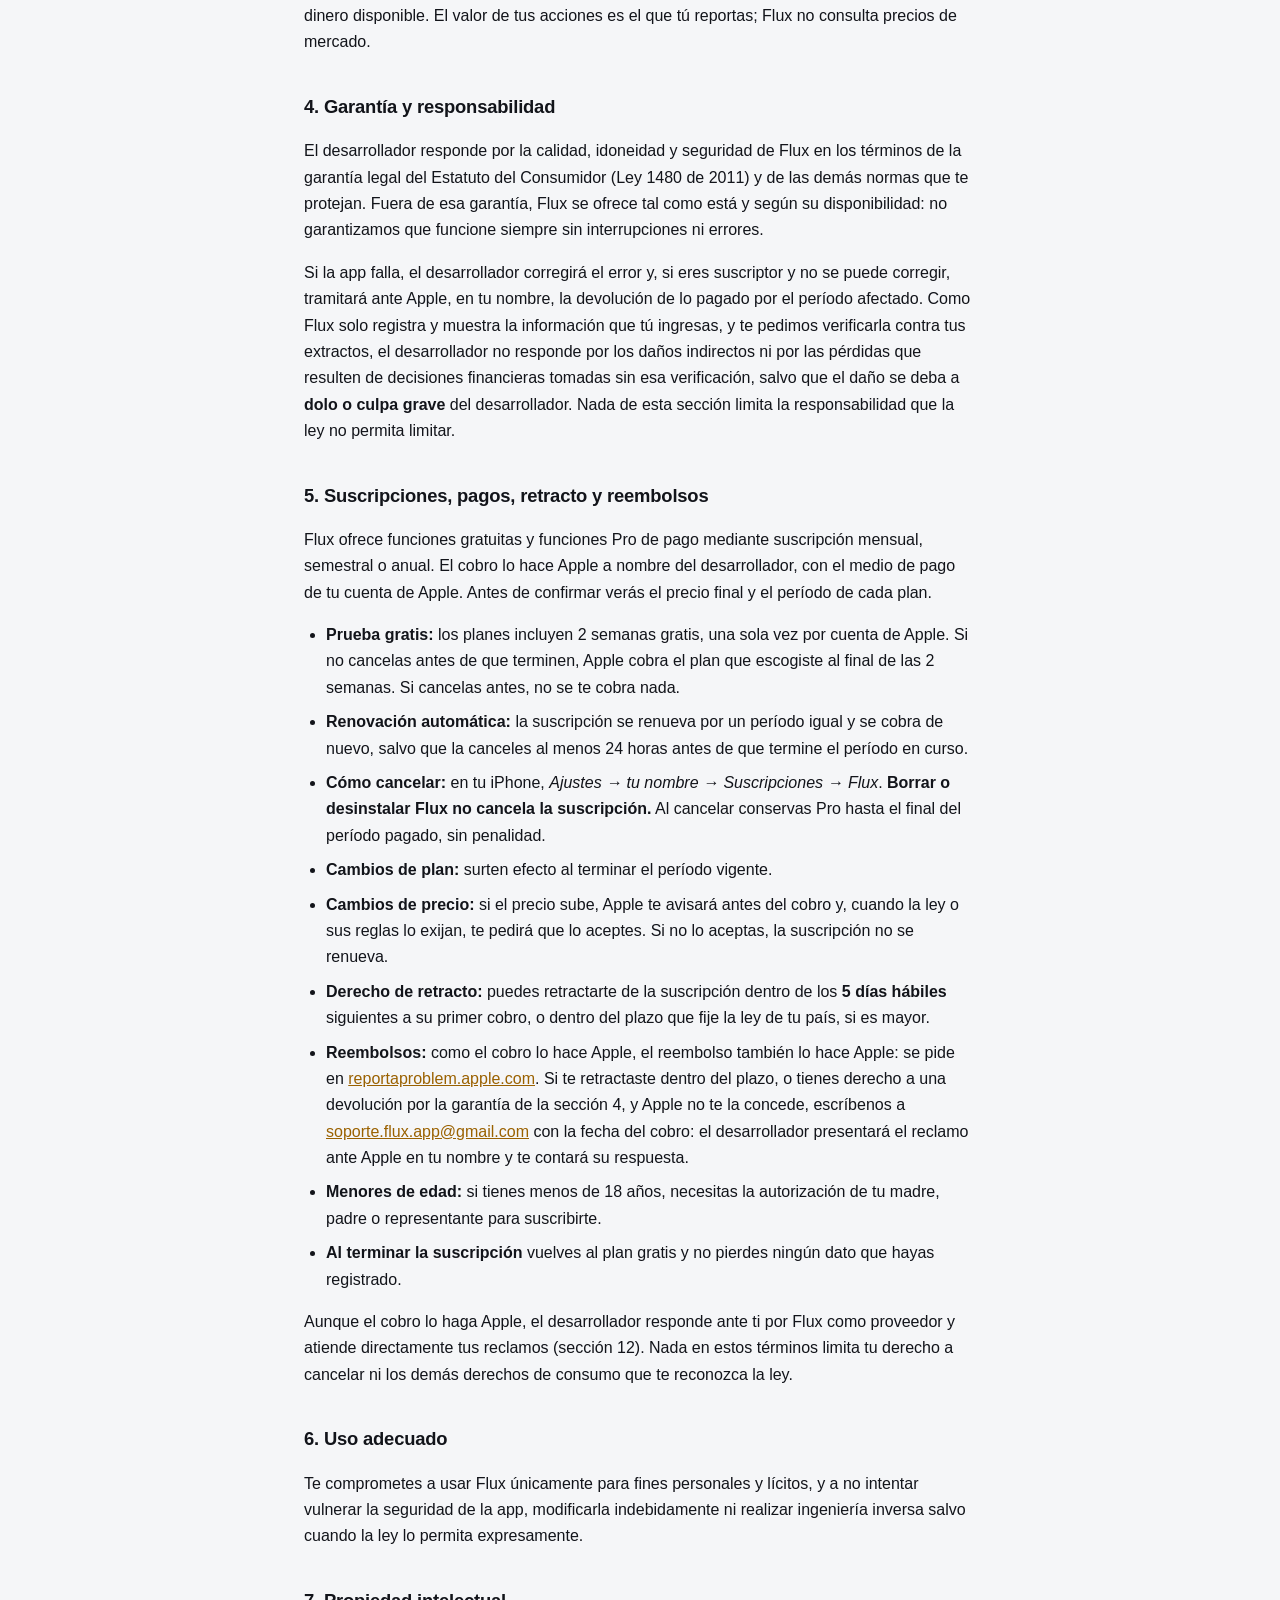
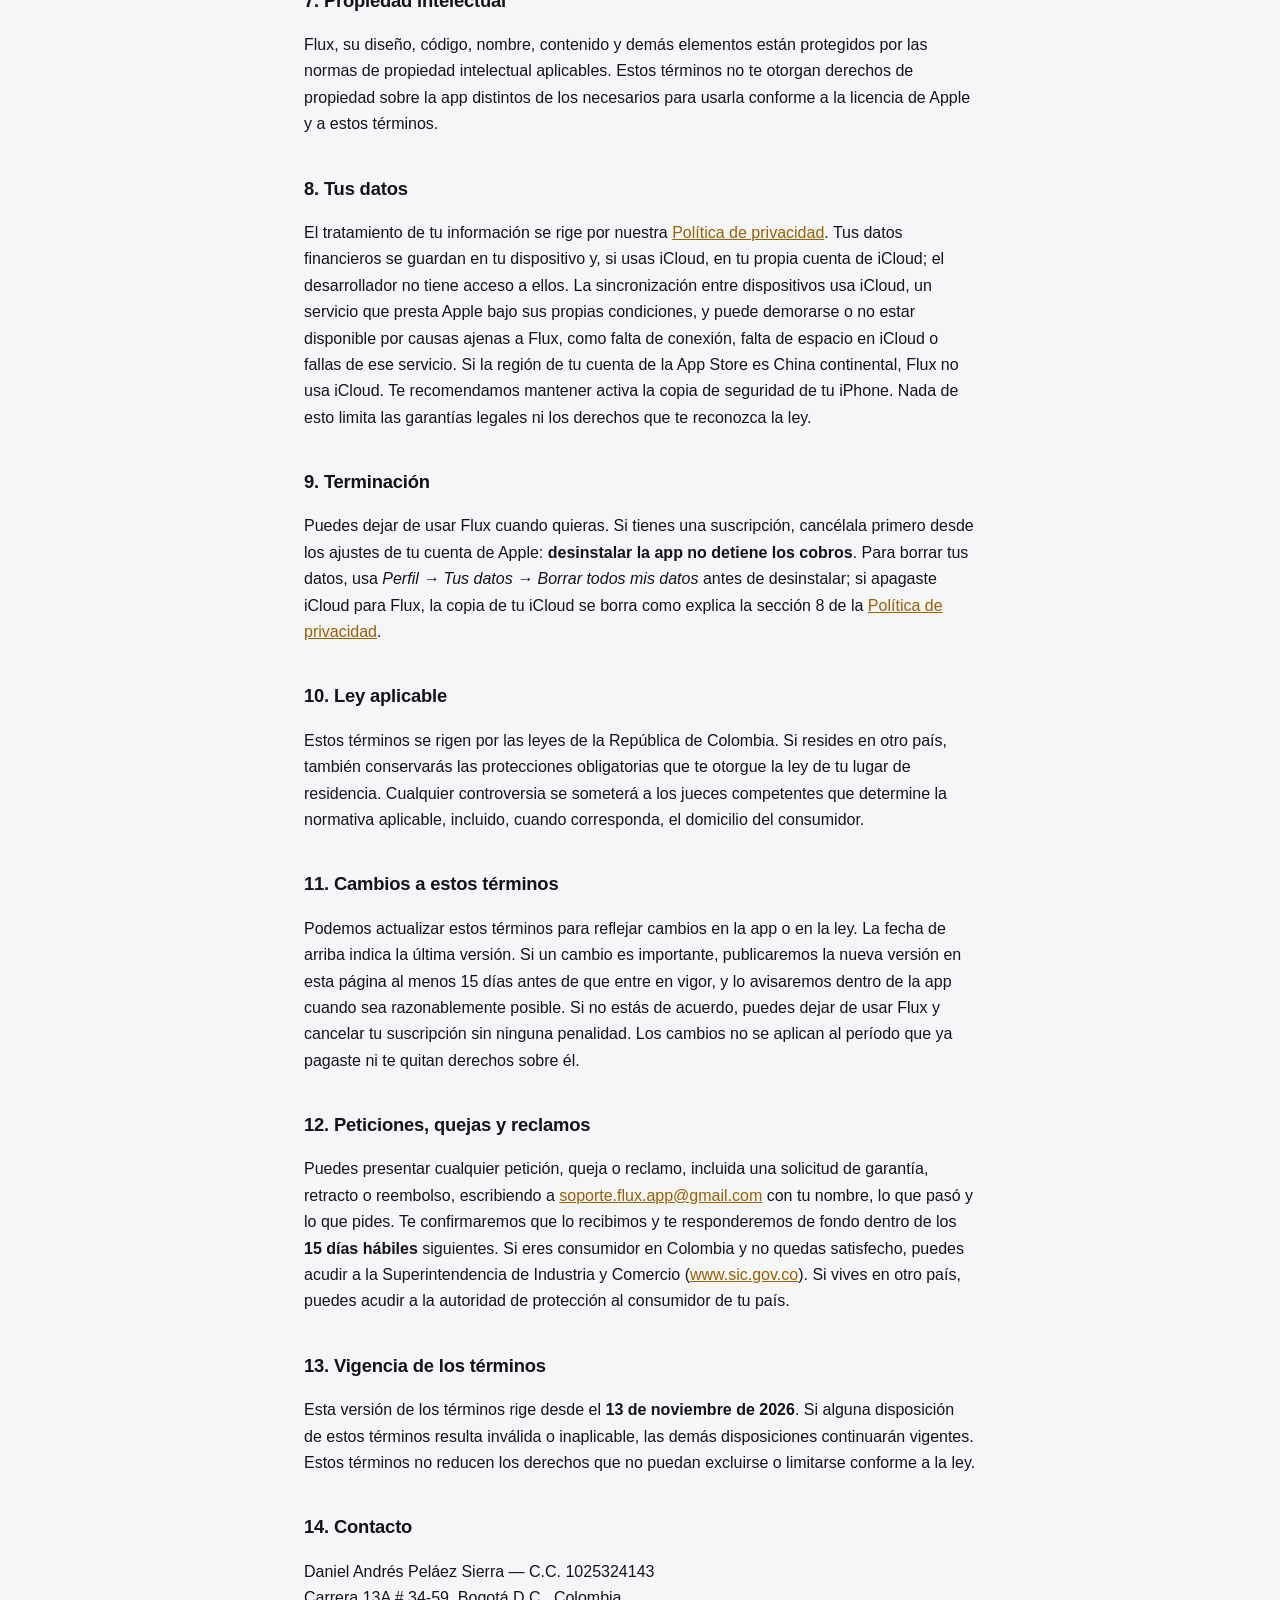
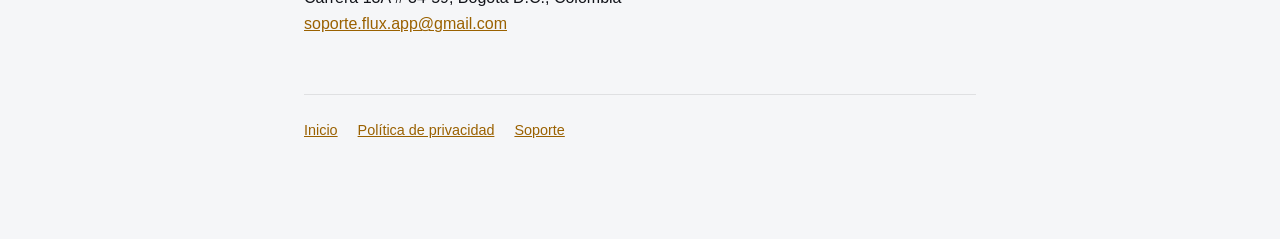
<file: terminos.html>
<!doctype html>
<html lang="es">
<head>
<meta charset="utf-8">
<meta name="viewport" content="width=device-width, initial-scale=1">
<title>Términos de uso — Flux</title>
<link rel="stylesheet" href="estilo.css">
<link rel="alternate" hreflang="es" href="https://flux-app-finances.github.io/flux-sitio/terminos.html">
<link rel="alternate" hreflang="en" href="https://flux-app-finances.github.io/flux-sitio/en/terms.html">
<link rel="alternate" hreflang="x-default" href="https://flux-app-finances.github.io/flux-sitio/terminos.html">
</head>
<body>
<div class="contenido">
  <header><a class="marca" href="index.html"><span class="logo">F</span> Flux</a>
    <a class="idioma" href="en/terms.html" hreflang="en" lang="en">English</a></header>

  <h1>Términos de uso</h1>
  <p class="fecha">Última actualización: 13 de noviembre de 2026</p>

  <p>Estos términos regulan el uso de Flux, desarrollada por <strong>Daniel Andrés Peláez
     Sierra</strong>, persona natural identificada con cédula de ciudadanía No.
     1025324143, domiciliada en Bogotá D.C., Colombia (en adelante, "el desarrollador").</p>
  <p>Te los mostramos antes de cualquier compra: las pantallas de los planes de Flux los
     enlazan, y siempre están en <em>Perfil → Legal</em>. Al suscribirte, o al seguir usando la
     app después de haberlos tenido a la vista, los aceptas. Puedes leerlos, imprimirlos o
     guardarlos en cualquier momento en esta página.</p>

  <div class="tarjeta">
    <p style="margin:0">La licencia de la app distribuida por App Store se rige por el
       <a href="https://www.apple.com/legal/internet-services/itunes/dev/stdeula/">contrato de
       licencia estándar de Apple (EULA)</a>. Estos términos lo complementan y describen las
       condiciones de uso de Flux. Si algo de estos términos te da más derechos que ese contrato,
       se aplica lo que más te favorezca.</p>
  </div>

  <h2>1. Qué es Flux (y qué no es)</h2>
  <p>Flux es una <strong>herramienta de seguimiento y organización financiera personal</strong>.
     Te permite registrar y visualizar tus propios gastos, ahorros e inversiones.</p>
  <p>Flux <strong>no</strong>:</p>
  <ul>
    <li>mueve dinero real ni ejecuta transacciones;</li>
    <li>compra ni vende acciones, ni abre CDTs;</li>
    <li>es un banco, un comisionista de bolsa ni un intermediario financiero;</li>
    <li>es una entidad vigilada por la Superintendencia Financiera de Colombia, ni recibe,
        guarda ni administra dinero de nadie;</li>
    <li>se conecta a tus cuentas bancarias para operar en ellas.</li>
  </ul>

  <h2>2. No es asesoría financiera</h2>
  <p>Flux no ofrece asesoría financiera, de inversión, contable ni tributaria, ni recomienda
     productos, bancos o emisores. Lo que muestra organiza los datos que tú registras. Las
     decisiones que tomes sobre tu dinero son tuyas; para tomarlas, te recomendamos consultar a
     un profesional autorizado. Esto no cambia la responsabilidad del desarrollador por el
     correcto funcionamiento de la app conforme a la ley.</p>

  <h2>3. Exactitud de la información</h2>
  <p>Los montos, categorías, fechas y proyecciones dependen de datos que tú ingresas o que la
     app infiere a partir de mensajes de tu banco o de dictado por voz. Esa información puede
     contener errores.</p>
  <p>El registro automático depende del formato de los mensajes de tu banco, que puede cambiar
     sin aviso. Verifica siempre contra tus extractos bancarios reales antes de tomar cualquier
     decisión.</p>
  <p>Los rendimientos de un CDT son <strong>estimaciones</strong>: se calculan con la tasa
     efectiva anual que tú ingresas, sobre 365 días, suponiendo que capital e intereses se
     pagan juntos al vencimiento. Se muestran <strong>antes de impuestos, retenciones y
     comisiones</strong>. Si tu CDT paga intereses periódicamente, o tu banco usa otra base de
     cálculo, el valor real será distinto. Un CDT normalmente no se puede retirar antes de su
     vencimiento, así que su "valor de hoy" no es dinero disponible. El valor de tus acciones
     es el que tú reportas; Flux no consulta precios de mercado.</p>

  <h2>4. Garantía y responsabilidad</h2>
  <p>El desarrollador responde por la calidad, idoneidad y seguridad de Flux en los términos
     de la garantía legal del Estatuto del Consumidor (Ley 1480 de 2011) y de las demás normas
     que te protejan. Fuera de esa garantía, Flux se ofrece tal como está y según su
     disponibilidad: no garantizamos que funcione siempre sin interrupciones ni errores.</p>
  <p>Si la app falla, el desarrollador corregirá el error y, si eres suscriptor y no se puede
     corregir, tramitará ante Apple, en tu nombre, la devolución de lo pagado por el período
     afectado. Como Flux solo registra y muestra la información que tú ingresas, y te pedimos
     verificarla contra tus extractos, el desarrollador no responde por los daños indirectos
     ni por las pérdidas que resulten de decisiones financieras tomadas sin esa verificación,
     salvo que el daño se deba a <strong>dolo o culpa grave</strong> del desarrollador. Nada de
     esta sección limita la responsabilidad que la ley no permita limitar.</p>

  <h2>5. Suscripciones, pagos, retracto y reembolsos</h2>
  <p>Flux ofrece funciones gratuitas y funciones Pro de pago mediante suscripción mensual,
     semestral o anual. El cobro lo hace Apple a nombre del desarrollador, con el medio de pago
     de tu cuenta de Apple. Antes de confirmar verás el precio final y el período de cada
     plan.</p>
  <ul>
    <li><strong>Prueba gratis:</strong> los planes incluyen 2 semanas gratis, una sola vez
        por cuenta de Apple. Si no cancelas antes de que terminen, Apple cobra el plan que
        escogiste al final de las 2 semanas. Si cancelas antes, no se te cobra nada.</li>
    <li><strong>Renovación automática:</strong> la suscripción se renueva por un período igual
        y se cobra de nuevo, salvo que la canceles al menos 24 horas antes de que termine el
        período en curso.</li>
    <li><strong>Cómo cancelar:</strong> en tu iPhone, <em>Ajustes → tu nombre →
        Suscripciones → Flux</em>. <strong>Borrar o desinstalar Flux no cancela la
        suscripción.</strong> Al cancelar conservas Pro hasta el final del período pagado,
        sin penalidad.</li>
    <li><strong>Cambios de plan:</strong> surten efecto al terminar el período vigente.</li>
    <li><strong>Cambios de precio:</strong> si el precio sube, Apple te avisará antes del
        cobro y, cuando la ley o sus reglas lo exijan, te pedirá que lo aceptes. Si no lo
        aceptas, la suscripción no se renueva.</li>
    <li><strong>Derecho de retracto:</strong> puedes retractarte de la suscripción dentro de
        los <strong>5 días hábiles</strong> siguientes a su primer cobro, o dentro del plazo
        que fije la ley de tu país, si es mayor.</li>
    <li><strong>Reembolsos:</strong> como el cobro lo hace Apple, el reembolso también lo hace
        Apple: se pide en <a href="https://reportaproblem.apple.com">reportaproblem.apple.com</a>.
        Si te retractaste dentro del plazo, o tienes derecho a una devolución por la garantía
        de la sección 4, y Apple no te la concede, escríbenos a
        <a href="mailto:soporte.flux.app@gmail.com">soporte.flux.app@gmail.com</a> con la
        fecha del cobro: el desarrollador presentará el reclamo ante Apple en tu nombre y te
        contará su respuesta.</li>
    <li><strong>Menores de edad:</strong> si tienes menos de 18 años, necesitas la autorización
        de tu madre, padre o representante para suscribirte.</li>
    <li><strong>Al terminar la suscripción</strong> vuelves al plan gratis y no pierdes ningún
        dato que hayas registrado.</li>
  </ul>
  <p>Aunque el cobro lo haga Apple, el desarrollador responde ante ti por Flux como proveedor
     y atiende directamente tus reclamos (sección 12). Nada en estos términos limita tu derecho
     a cancelar ni los demás derechos de consumo que te reconozca la ley.</p>

  <h2>6. Uso adecuado</h2>
  <p>Te comprometes a usar Flux únicamente para fines personales y lícitos, y a no intentar
     vulnerar la seguridad de la app, modificarla indebidamente ni realizar ingeniería inversa
     salvo cuando la ley lo permita expresamente.</p>

  <h2>7. Propiedad intelectual</h2>
  <p>Flux, su diseño, código, nombre, contenido y demás elementos están protegidos por las
     normas de propiedad intelectual aplicables. Estos términos no te otorgan derechos de
     propiedad sobre la app distintos de los necesarios para usarla conforme a la licencia de
     Apple y a estos términos.</p>

  <h2>8. Tus datos</h2>
  <p>El tratamiento de tu información se rige por nuestra
     <a href="privacidad.html">Política de privacidad</a>. Tus datos financieros se guardan
     en tu dispositivo y, si usas iCloud, en tu propia cuenta de iCloud; el desarrollador no
     tiene acceso a ellos. La sincronización entre dispositivos usa iCloud, un servicio que
     presta Apple bajo sus propias condiciones, y puede demorarse o no estar disponible por
     causas ajenas a Flux, como falta de conexión, falta de espacio en iCloud o fallas de ese
     servicio. Si la región de tu cuenta de la App Store es China continental, Flux no usa
     iCloud. Te recomendamos mantener activa la copia de seguridad de tu iPhone. Nada de esto
     limita las garantías legales ni los derechos que te reconozca la ley.</p>

  <h2>9. Terminación</h2>
  <p>Puedes dejar de usar Flux cuando quieras. Si tienes una suscripción, cancélala primero
     desde los ajustes de tu cuenta de Apple: <strong>desinstalar la app no detiene los
     cobros</strong>. Para borrar tus datos, usa <em>Perfil → Tus datos → Borrar todos mis
     datos</em> antes de desinstalar; si apagaste iCloud para Flux, la copia de tu iCloud se
     borra como explica la sección 8 de la <a href="privacidad.html">Política de
     privacidad</a>.</p>

  <h2>10. Ley aplicable</h2>
  <p>Estos términos se rigen por las leyes de la República de Colombia. Si resides en otro
     país, también conservarás las protecciones obligatorias que te otorgue la ley de tu lugar
     de residencia. Cualquier controversia se someterá a los jueces competentes que determine
     la normativa aplicable, incluido, cuando corresponda, el domicilio del consumidor.</p>

  <h2>11. Cambios a estos términos</h2>
  <p>Podemos actualizar estos términos para reflejar cambios en la app o en la ley. La fecha de
     arriba indica la última versión. Si un cambio es importante, publicaremos la nueva versión
     en esta página al menos 15 días antes de que entre en vigor, y lo avisaremos dentro de la
     app cuando sea razonablemente posible. Si no estás de acuerdo, puedes dejar de usar Flux y
     cancelar tu suscripción sin ninguna penalidad. Los cambios no se aplican al período que ya
     pagaste ni te quitan derechos sobre él.</p>

  <h2>12. Peticiones, quejas y reclamos</h2>
  <p>Puedes presentar cualquier petición, queja o reclamo, incluida una solicitud de garantía,
     retracto o reembolso, escribiendo a
     <a href="mailto:soporte.flux.app@gmail.com">soporte.flux.app@gmail.com</a> con tu nombre,
     lo que pasó y lo que pides. Te confirmaremos que lo recibimos y te responderemos de fondo
     dentro de los <strong>15 días hábiles</strong> siguientes. Si eres consumidor en Colombia
     y no quedas satisfecho, puedes acudir a la Superintendencia de Industria y Comercio
     (<a href="https://www.sic.gov.co">www.sic.gov.co</a>). Si vives en otro país, puedes
     acudir a la autoridad de protección al consumidor de tu país.</p>

  <h2>13. Vigencia de los términos</h2>
  <p>Esta versión de los términos rige desde el
     <strong>13 de noviembre de 2026</strong>. Si alguna disposición de estos términos
     resulta inválida o inaplicable, las demás disposiciones continuarán vigentes. Estos
     términos no reducen los derechos que no puedan excluirse o limitarse conforme a la
     ley.</p>

  <h2>14. Contacto</h2>
  <p>Daniel Andrés Peláez Sierra — C.C. 1025324143<br>
     Carrera 13A # 34-59, Bogotá D.C., Colombia<br>
     <a href="mailto:soporte.flux.app@gmail.com">soporte.flux.app@gmail.com</a></p>

  <footer>
    <a href="index.html">Inicio</a>
    <a href="privacidad.html">Política de privacidad</a>
    <a href="soporte.html">Soporte</a>
  </footer>
</div>
</body>
</html>
</file>
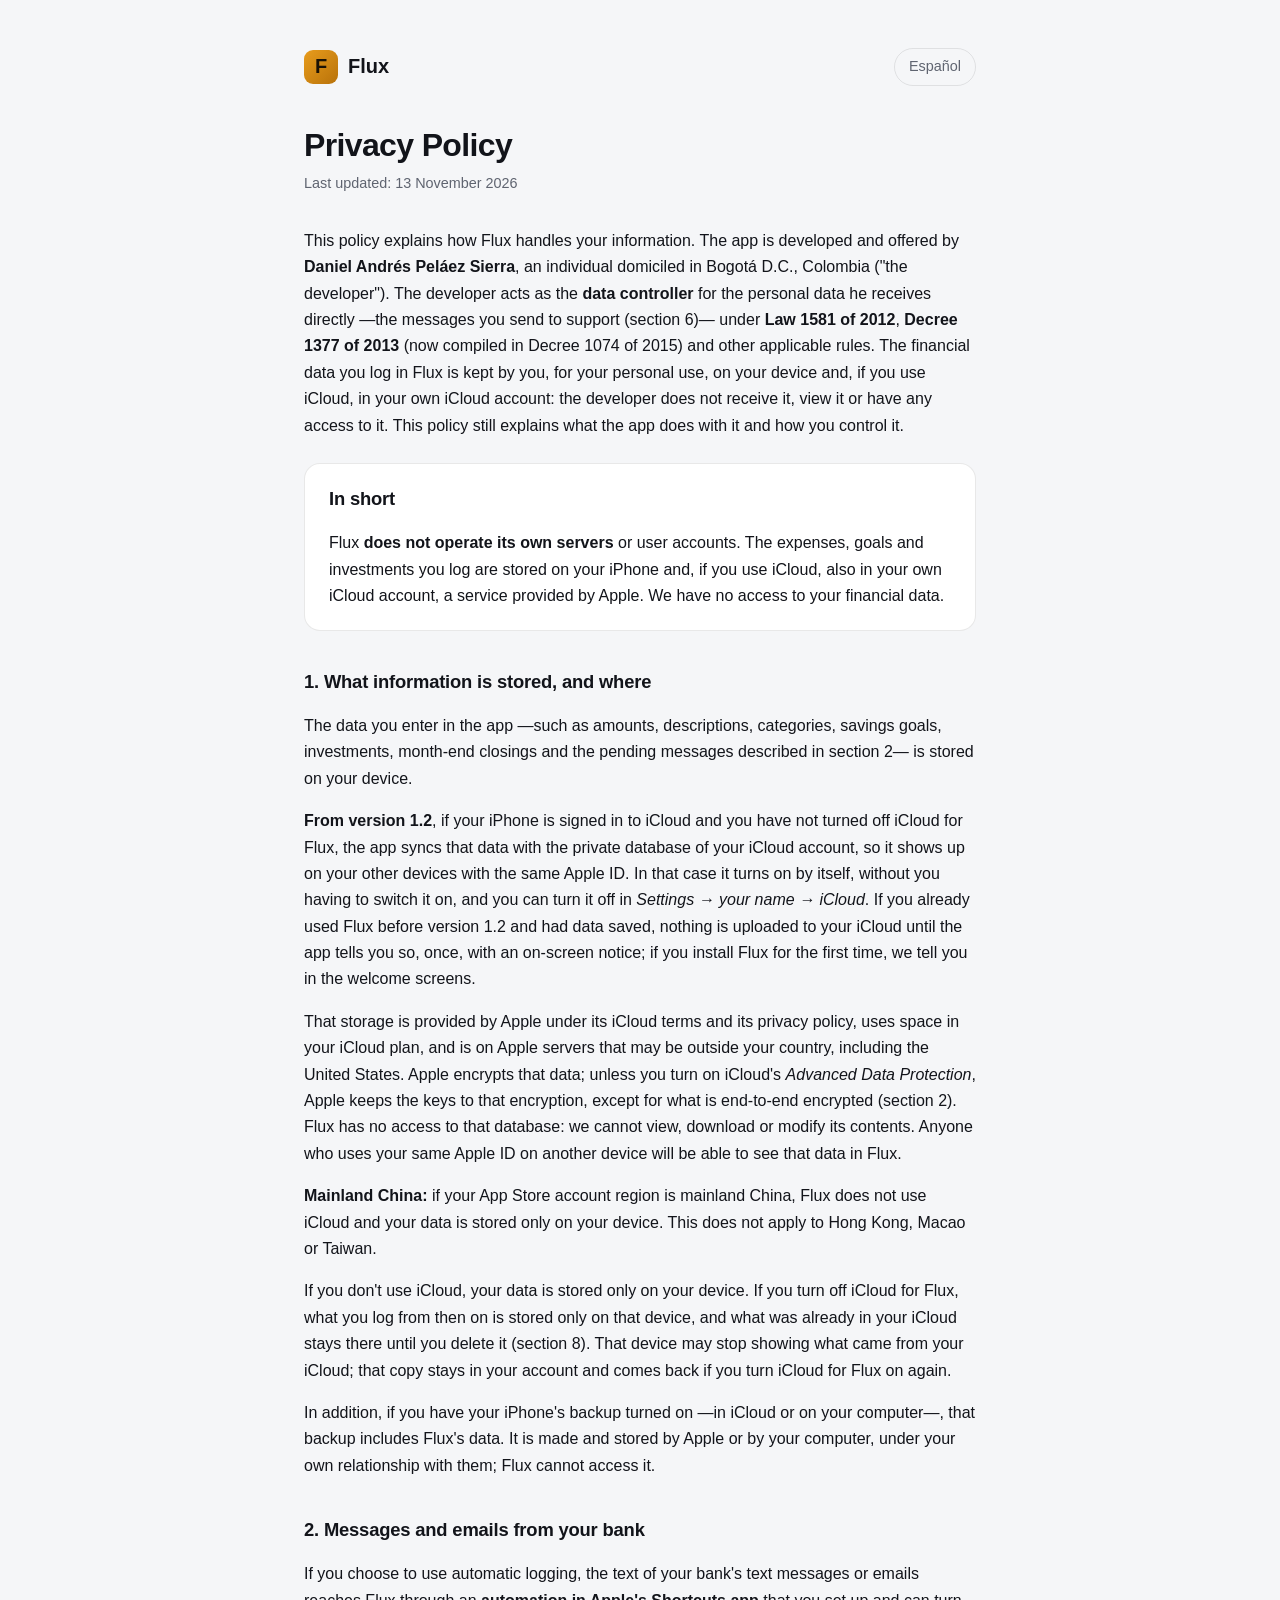
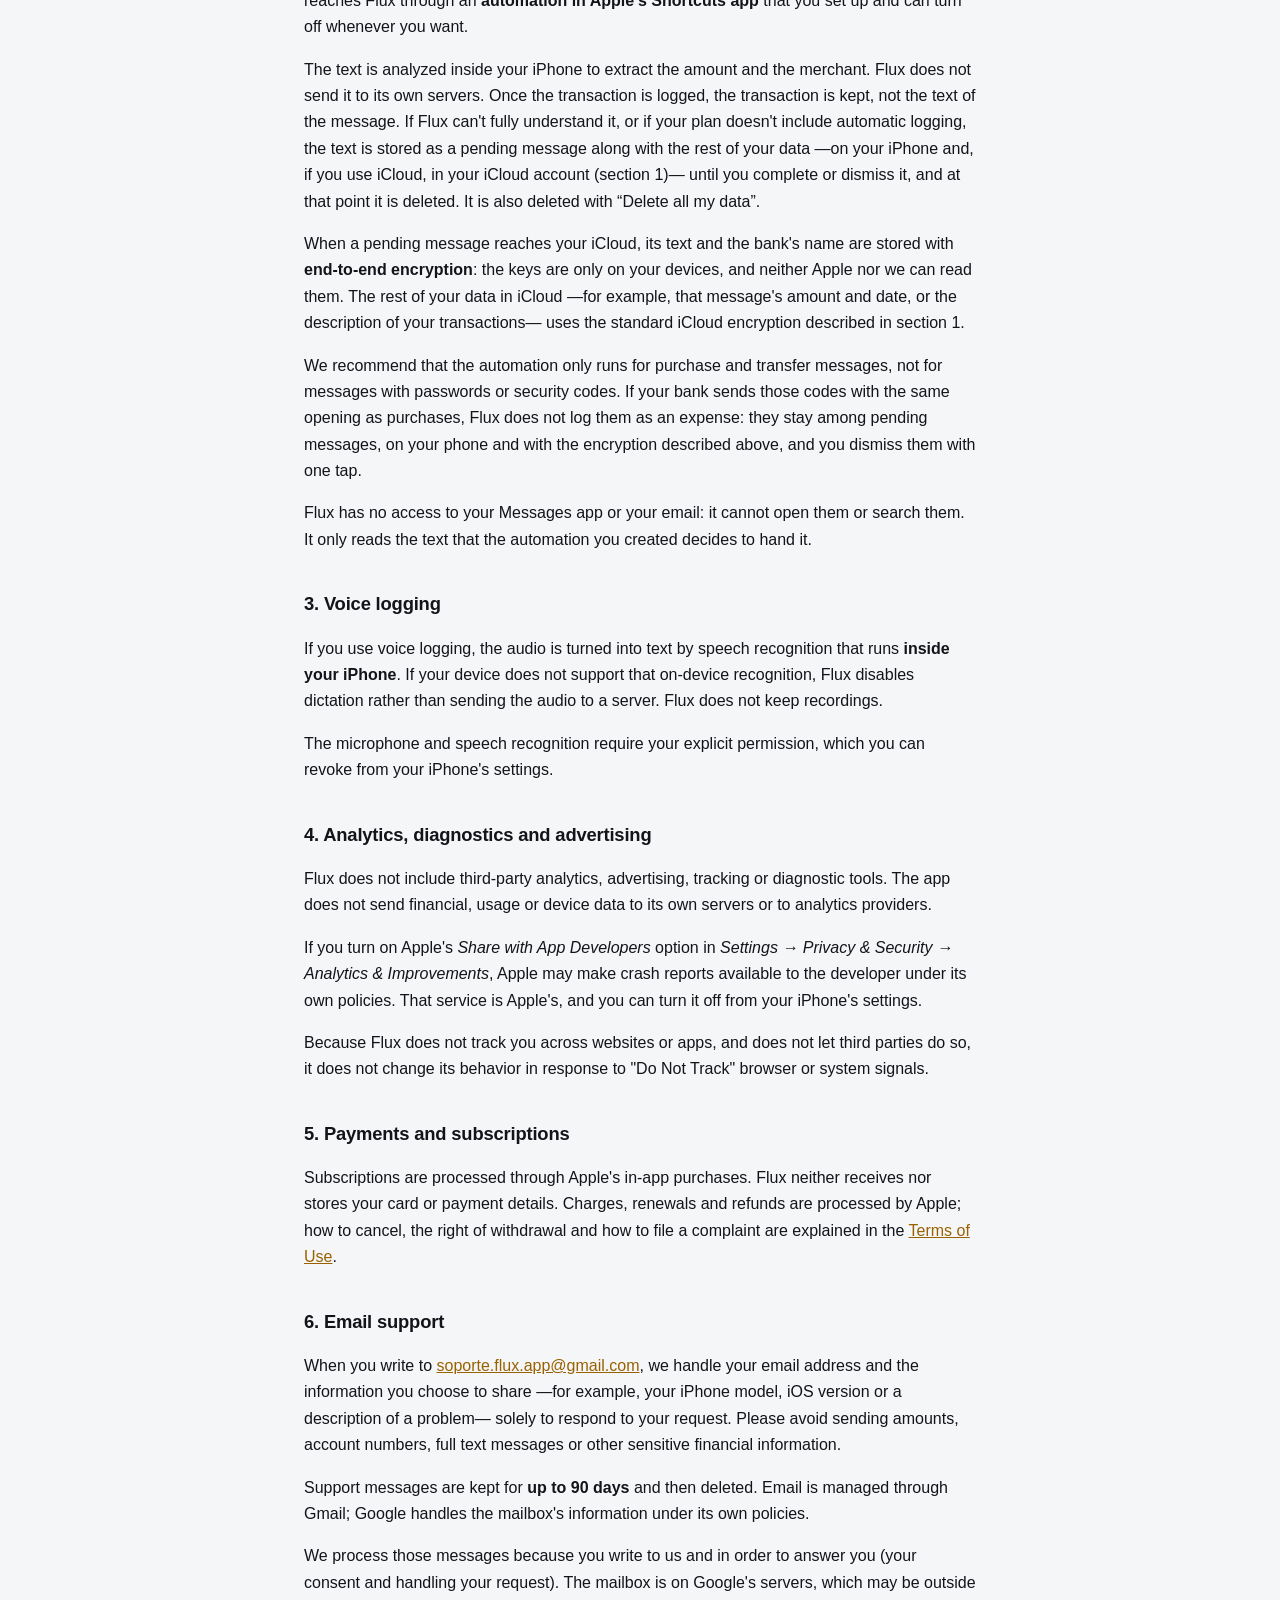
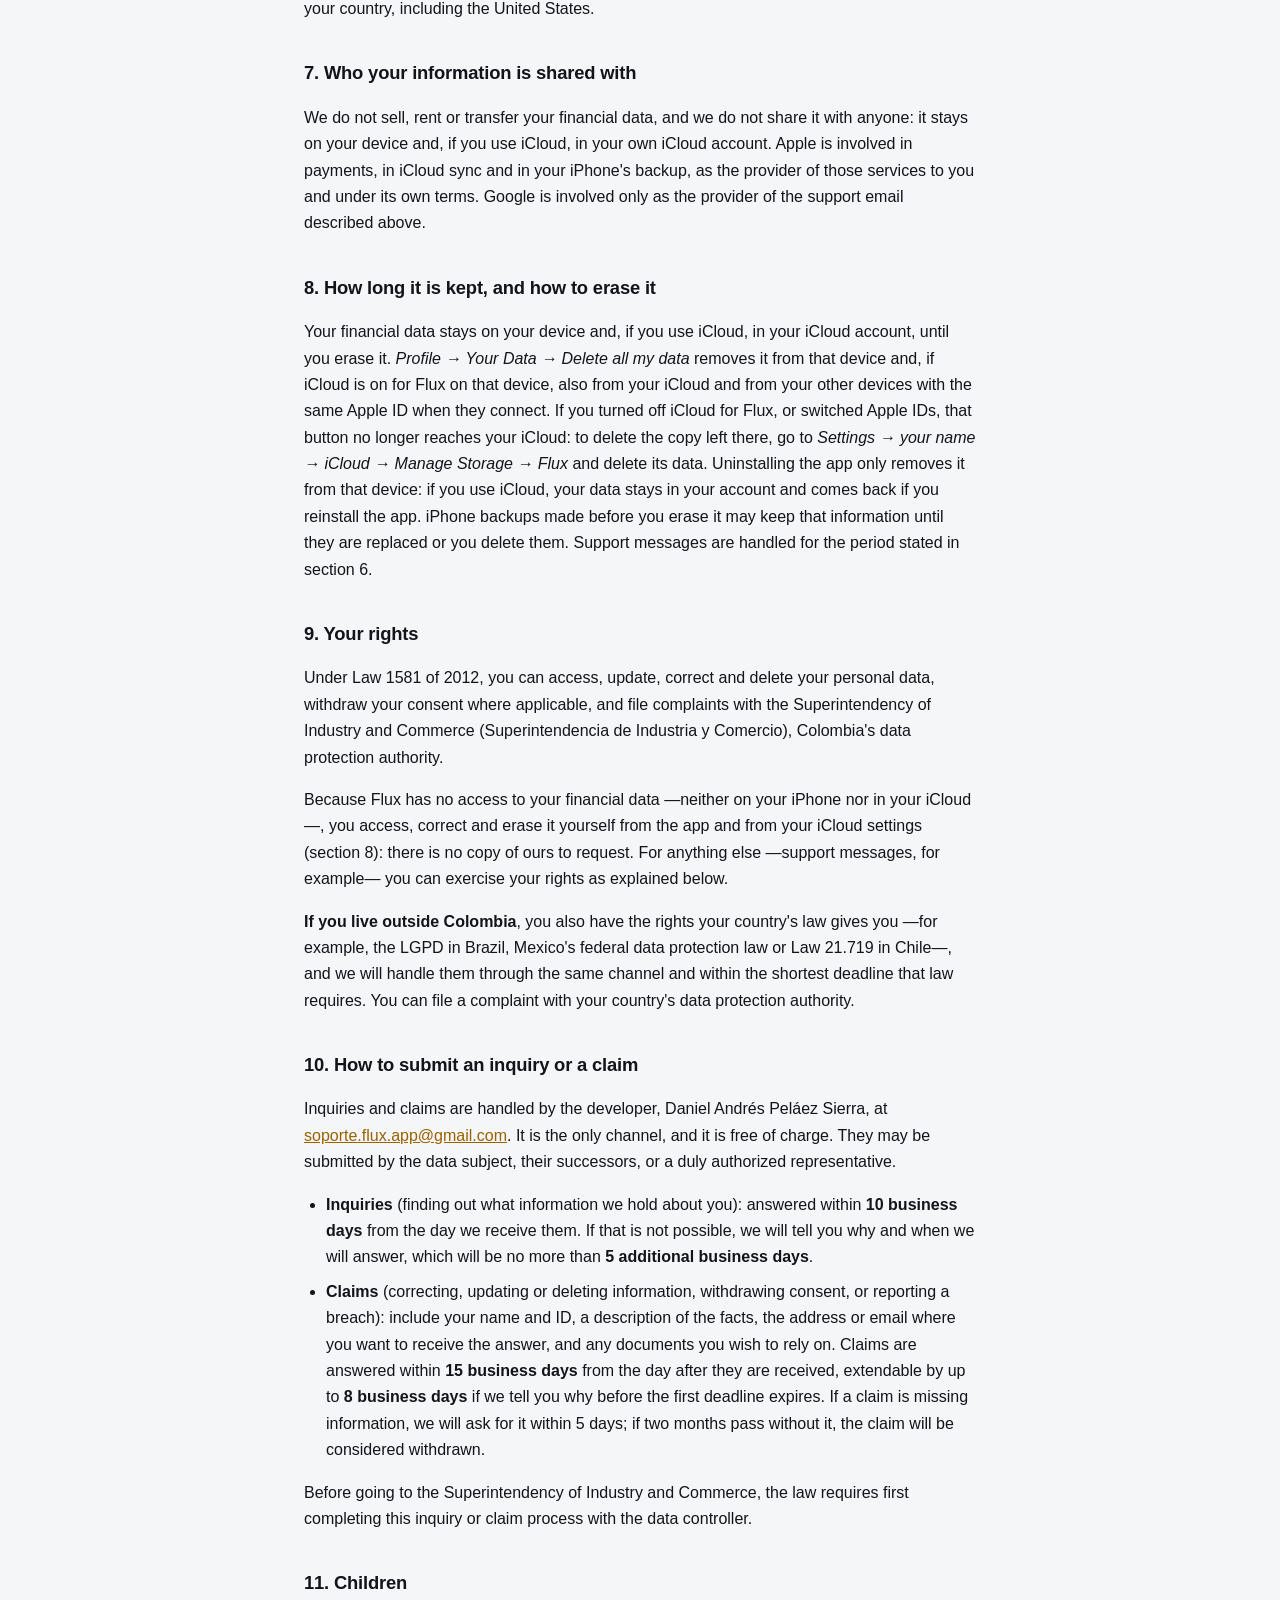
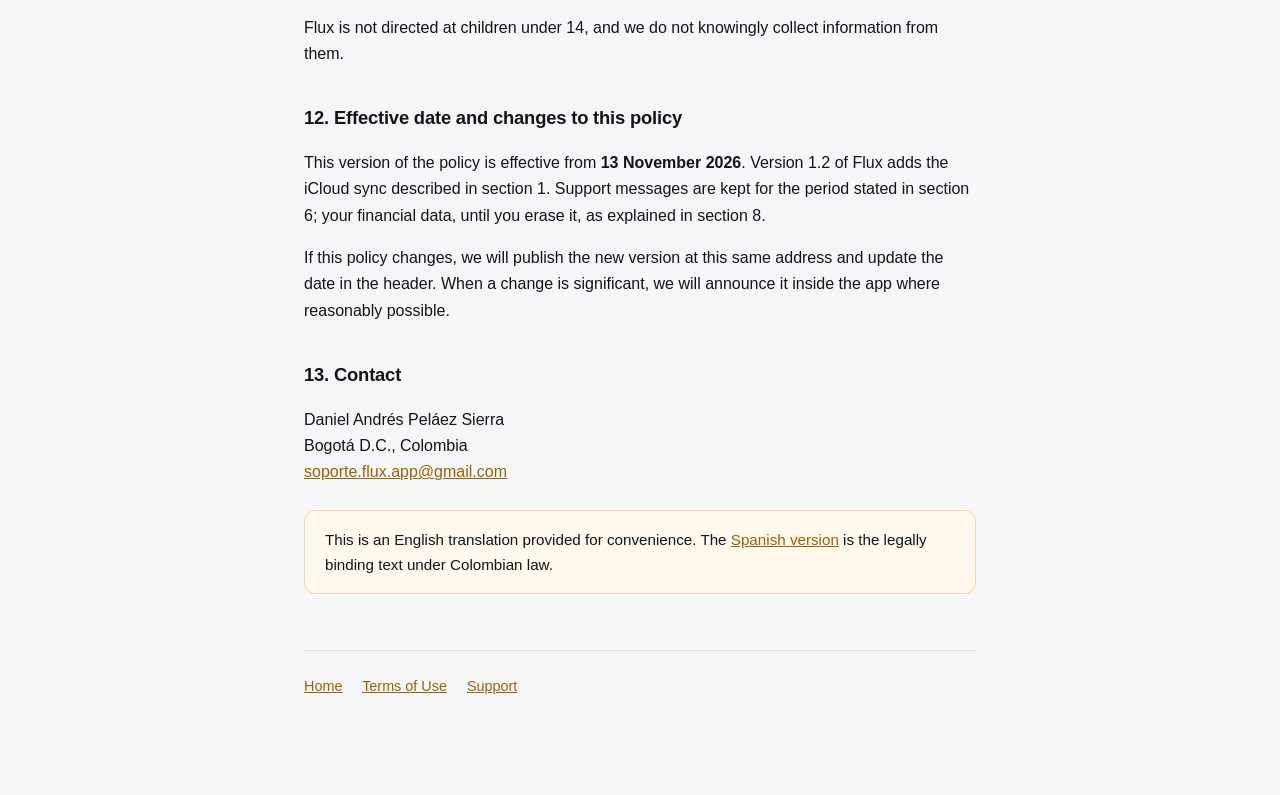
<file: en/privacy.html>
<!doctype html>
<html lang="en">
<head>
<meta charset="utf-8">
<meta name="viewport" content="width=device-width, initial-scale=1">
<title>Privacy Policy — Flux</title>
<link rel="stylesheet" href="../estilo.css">
<link rel="alternate" hreflang="es" href="https://flux-app-finances.github.io/flux-sitio/privacidad.html">
<link rel="alternate" hreflang="en" href="https://flux-app-finances.github.io/flux-sitio/en/privacy.html">
<link rel="alternate" hreflang="x-default" href="https://flux-app-finances.github.io/flux-sitio/privacidad.html">
</head>
<body>
<div class="contenido">
  <header>
    <a class="marca" href="index.html"><span class="logo">F</span> Flux</a>
    <a class="idioma" href="../privacidad.html" hreflang="es" lang="es">Español</a>
  </header>

  <h1>Privacy Policy</h1>
  <p class="fecha">Last updated: 13 November 2026</p>

  <p>This policy explains how Flux handles your information. The app is developed and offered
     by <strong>Daniel Andrés Peláez Sierra</strong>, an individual domiciled in Bogotá D.C.,
     Colombia ("the developer"). The developer acts as the <strong>data controller</strong> for
     the personal data he receives directly —the messages you send to support (section 6)—
     under <strong>Law 1581 of 2012</strong>, <strong>Decree 1377 of 2013</strong> (now compiled
     in Decree 1074 of 2015) and other applicable rules. The financial data you log in Flux is
     kept by you, for your personal use, on your device and, if you use iCloud, in your own
     iCloud account: the developer does not receive it, view it or have any access to it. This
     policy still explains what the app does with it and how you control it.</p>

  <div class="tarjeta">
    <h2 style="margin-top:0">In short</h2>
    <p style="margin-bottom:0">Flux <strong>does not operate its own servers</strong> or user
       accounts. The expenses, goals and investments you log are stored on your iPhone and, if
       you use iCloud, also in your own iCloud account, a service provided by Apple. We have no
       access to your financial data.</p>
  </div>

  <h2>1. What information is stored, and where</h2>
  <p>The data you enter in the app —such as amounts, descriptions, categories, savings goals,
     investments, month-end closings and the pending messages described in section 2— is
     stored on your device.</p>
  <p><strong>From version 1.2</strong>, if your iPhone is signed in to iCloud and you have not
     turned off iCloud for Flux, the app syncs that data with the private database of your
     iCloud account, so it shows up on your other devices with the same Apple ID. In that case
     it turns on by itself, without you having to switch it on, and you can turn it off in
     <em>Settings → your name → iCloud</em>. If you already used Flux before version 1.2 and
     had data saved, nothing is uploaded to your iCloud until the app tells you so, once, with
     an on-screen notice; if you install Flux for the first time, we tell you in the welcome
     screens.</p>
  <p>That storage is provided by Apple under its iCloud terms and its privacy policy, uses
     space in your iCloud plan, and is on Apple servers that may be outside your country,
     including the United States. Apple encrypts that data; unless you turn on iCloud's
     <em>Advanced Data Protection</em>, Apple keeps the keys to that encryption, except for what
     is end-to-end encrypted (section 2). Flux has no access to that database: we cannot view,
     download or modify its contents. Anyone who uses your same Apple ID on another device will
     be able to see that data in Flux.</p>
  <p><strong>Mainland China:</strong> if your App Store account region is mainland China, Flux
     does not use iCloud and your data is stored only on your device. This does not apply to
     Hong Kong, Macao or Taiwan.</p>
  <p>If you don't use iCloud, your data is stored only on your device. If you turn off iCloud
     for Flux, what you log from then on is stored only on that device, and what was already in
     your iCloud stays there until you delete it (section 8). That device may stop showing what
     came from your iCloud; that copy stays in your account and comes back if you turn iCloud
     for Flux on again.</p>
  <p>In addition, if you have your iPhone's backup turned on —in iCloud or on your
     computer—, that backup includes Flux's data. It is made and stored by Apple or by your
     computer, under your own relationship with them; Flux cannot access it.</p>

  <h2>2. Messages and emails from your bank</h2>
  <p>If you choose to use automatic logging, the text of your bank's text messages or emails
     reaches Flux through an <strong>automation in Apple's Shortcuts app</strong> that you set
     up and can turn off whenever you want.</p>
  <p>The text is analyzed inside your iPhone to extract the amount and the merchant. Flux does
     not send it to its own servers. Once the transaction is logged, the transaction is kept,
     not the text of the message. If Flux can't fully understand it, or if your plan doesn't
     include automatic logging, the text is stored as a pending message along with the rest
     of your data —on your iPhone and, if you use iCloud, in your iCloud account (section
     1)— until you complete or dismiss it, and at that point it is deleted. It is also
     deleted with “Delete all my data”.</p>
  <p>When a pending message reaches your iCloud, its text and the bank's name are stored with
     <strong>end-to-end encryption</strong>: the keys are only on your devices, and neither
     Apple nor we can read them. The rest of your data in iCloud —for example, that message's
     amount and date, or the description of your transactions— uses the standard iCloud
     encryption described in section 1.</p>
  <p>We recommend that the automation only runs for purchase and transfer messages, not for
     messages with passwords or security codes. If your bank sends those codes with the same opening
     as purchases, Flux does not log them as an expense: they stay among pending messages, on your
     phone and with the encryption described above, and you dismiss them with one tap.</p>
  <p>Flux has no access to your Messages app or your email: it cannot open them or search
     them. It only reads the text that the automation you created decides to hand it.</p>

  <h2>3. Voice logging</h2>
  <p>If you use voice logging, the audio is turned into text by speech recognition that runs
     <strong>inside your iPhone</strong>. If your device does not support that on-device
     recognition, Flux disables dictation rather than sending the audio to a server. Flux does
     not keep recordings.</p>
  <p>The microphone and speech recognition require your explicit permission, which you can
     revoke from your iPhone's settings.</p>

  <h2>4. Analytics, diagnostics and advertising</h2>
  <p>Flux does not include third-party analytics, advertising, tracking or diagnostic tools.
     The app does not send financial, usage or device data to its own servers or to analytics
     providers.</p>
  <p>If you turn on Apple's <em>Share with App Developers</em> option in <em>Settings →
     Privacy &amp; Security → Analytics &amp; Improvements</em>, Apple may make crash reports
     available to the developer under its own policies. That service is Apple's, and you can
     turn it off from your iPhone's settings.</p>
  <p>Because Flux does not track you across websites or apps, and does not let third parties do
     so, it does not change its behavior in response to "Do Not Track" browser or system
     signals.</p>

  <h2>5. Payments and subscriptions</h2>
  <p>Subscriptions are processed through Apple's in-app purchases. Flux neither receives nor
     stores your card or payment details. Charges, renewals and refunds are processed by Apple;
     how to cancel, the right of withdrawal and how to file a complaint are explained in the
     <a href="terms.html">Terms of Use</a>.</p>

  <h2>6. Email support</h2>
  <p>When you write to <a href="mailto:soporte.flux.app@gmail.com">soporte.flux.app@gmail.com</a>,
     we handle your email address and the information you choose to share —for example, your
     iPhone model, iOS version or a description of a problem— solely to respond to your
     request. Please avoid sending amounts, account numbers, full text messages or other
     sensitive financial information.</p>
  <p>Support messages are kept for <strong>up to 90 days</strong> and then deleted. Email is
     managed through Gmail; Google handles the mailbox's information under its own
     policies.</p>
  <p>We process those messages because you write to us and in order to answer you (your
     consent and handling your request). The mailbox is on Google's servers, which may be
     outside your country, including the United States.</p>

  <h2>7. Who your information is shared with</h2>
  <p>We do not sell, rent or transfer your financial data, and we do not share it with anyone:
     it stays on your device and, if you use iCloud, in your own iCloud account. Apple is
     involved in payments, in iCloud sync and in your iPhone's backup, as the provider of
     those services to you and under its own terms. Google is involved only as the provider
     of the support email described above.</p>

  <h2>8. How long it is kept, and how to erase it</h2>
  <p>Your financial data stays on your device and, if you use iCloud, in your iCloud account,
     until you erase it. <em>Profile → Your Data → Delete all my data</em> removes it from that
     device and, if iCloud is on for Flux on that device, also from your iCloud and from your
     other devices with the same Apple ID when they connect. If you turned off iCloud for Flux,
     or switched Apple IDs, that button no longer reaches your iCloud: to delete the copy left
     there, go to <em>Settings → your name → iCloud → Manage Storage → Flux</em> and delete its
     data. Uninstalling the app only removes it from that device: if you use iCloud, your data
     stays in your account and comes back if you reinstall the app. iPhone backups made before
     you erase it may keep that information until they are replaced or you delete them.
     Support messages are handled for the period stated in section 6.</p>

  <h2>9. Your rights</h2>
  <p>Under Law 1581 of 2012, you can access, update, correct and delete your personal data,
     withdraw your consent where applicable, and file complaints with the Superintendency of
     Industry and Commerce (<span lang="es">Superintendencia de Industria y Comercio</span>),
     Colombia's data protection authority.</p>
  <p>Because Flux has no access to your financial data —neither on your iPhone nor in your
     iCloud—, you access, correct and erase it yourself from the app and from your iCloud
     settings (section 8): there is no copy of ours to request. For anything else —support
     messages, for example— you can exercise your rights as explained below.</p>
  <p><strong>If you live outside Colombia</strong>, you also have the rights your country's law
     gives you —for example, the LGPD in Brazil, Mexico's federal data protection law or Law
     21.719 in Chile—, and we will handle them through the same channel and within the shortest
     deadline that law requires. You can file a complaint with your country's data protection
     authority.</p>

  <h2>10. How to submit an inquiry or a claim</h2>
  <p>Inquiries and claims are handled by the developer, Daniel Andrés Peláez Sierra, at
     <a href="mailto:soporte.flux.app@gmail.com">soporte.flux.app@gmail.com</a>. It is the only
     channel, and it is free of charge. They may be submitted by the data subject, their
     successors, or a duly authorized representative.</p>
  <ul>
    <li><strong>Inquiries</strong> (finding out what information we hold about you): answered
        within <strong>10 business days</strong> from the day we receive them. If that is not
        possible, we will tell you why and when we will answer, which will be no more than
        <strong>5 additional business days</strong>.</li>
    <li><strong>Claims</strong> (correcting, updating or deleting information, withdrawing
        consent, or reporting a breach): include your name and ID, a description of the facts,
        the address or email where you want to receive the answer, and any documents you wish
        to rely on. Claims are answered within <strong>15 business days</strong> from the day
        after they are received, extendable by up to <strong>8 business days</strong> if we tell
        you why before the first deadline expires. If a claim is missing information, we will
        ask for it within 5 days; if two months pass without it, the claim will be considered
        withdrawn.</li>
  </ul>
  <p>Before going to the Superintendency of Industry and Commerce, the law requires first
     completing this inquiry or claim process with the data controller.</p>

  <h2>11. Children</h2>
  <p>Flux is not directed at children under 14, and we do not knowingly collect information
     from them.</p>

  <h2>12. Effective date and changes to this policy</h2>
  <p>This version of the policy is effective from <strong>13 November 2026</strong>.
     Version 1.2 of Flux adds the iCloud sync described in section 1. Support messages are kept
     for the period stated in section 6; your financial data, until you erase it, as explained
     in section 8.</p>
  <p>If this policy changes, we will publish the new version at this same address and update the
     date in the header. When a change is significant, we will announce it inside the app where
     reasonably possible.</p>

  <h2>13. Contact</h2>
  <p>Daniel Andrés Peláez Sierra<br>
     Bogotá D.C., Colombia<br>
     <a href="mailto:soporte.flux.app@gmail.com">soporte.flux.app@gmail.com</a></p>

  <div class="aviso">
    This is an English translation provided for convenience. The
    <a href="../privacidad.html" hreflang="es" lang="es">Spanish version</a> is the legally
    binding text under Colombian law.
  </div>

  <footer>
    <a href="index.html">Home</a>
    <a href="terms.html">Terms of Use</a>
    <a href="support.html">Support</a>
  </footer>
</div>
</body>
</html>
</file>
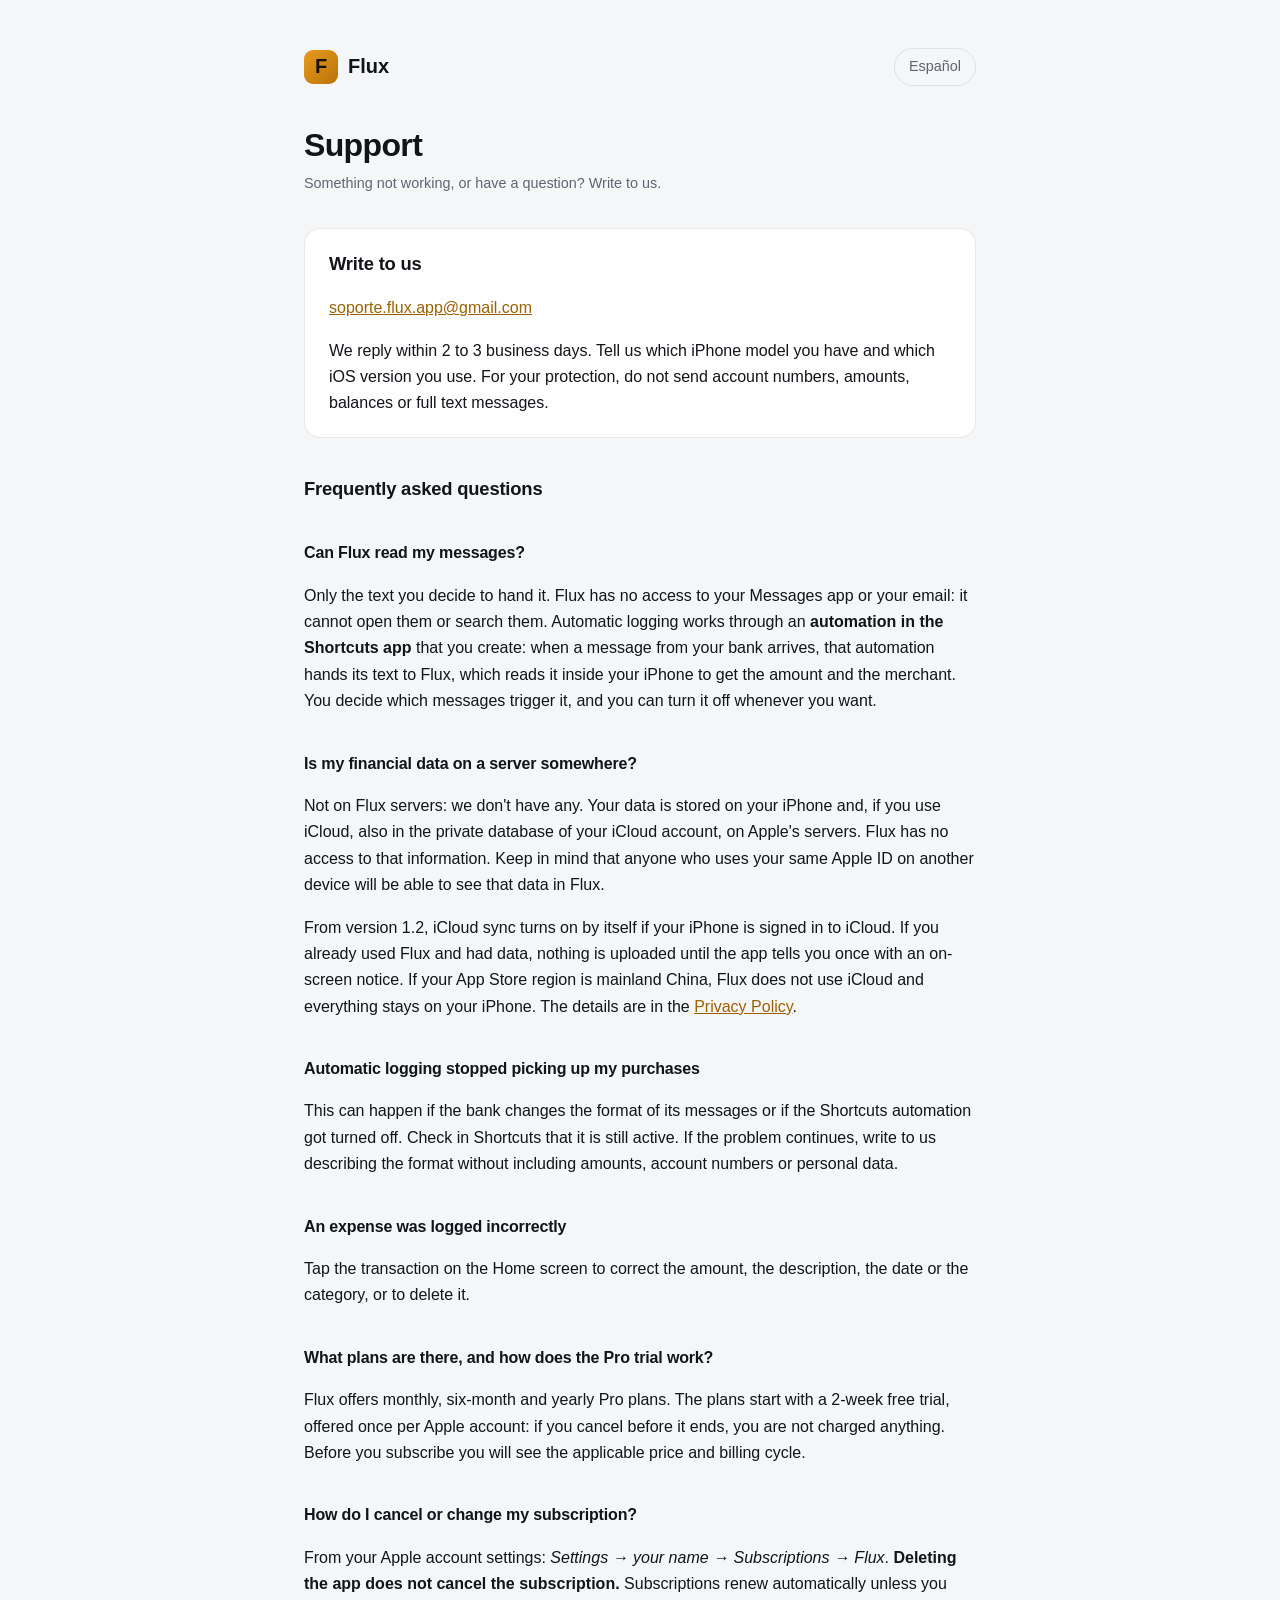
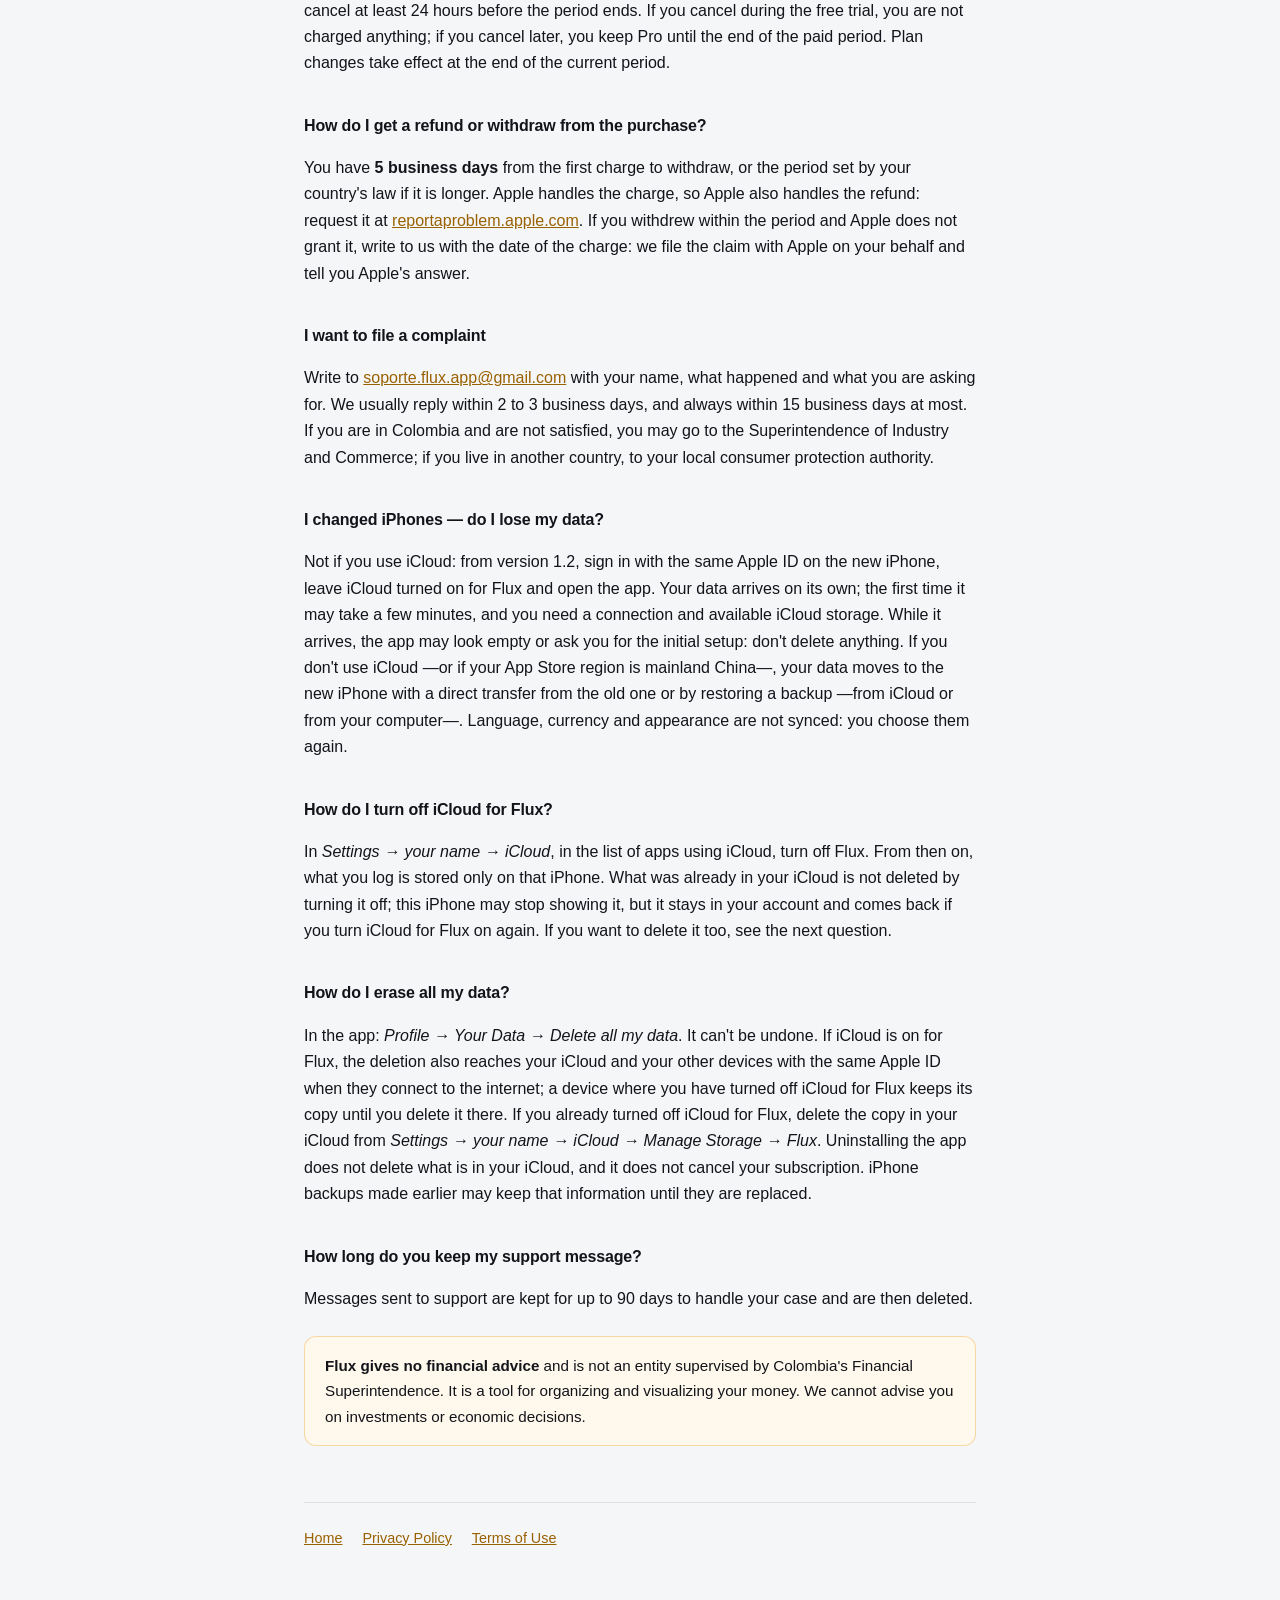
<file: en/support.html>
<!doctype html>
<html lang="en">
<head>
<meta charset="utf-8">
<meta name="viewport" content="width=device-width, initial-scale=1">
<title>Support — Flux</title>
<link rel="stylesheet" href="../estilo.css">
<link rel="alternate" hreflang="es" href="https://flux-app-finances.github.io/flux-sitio/soporte.html">
<link rel="alternate" hreflang="en" href="https://flux-app-finances.github.io/flux-sitio/en/support.html">
<link rel="alternate" hreflang="x-default" href="https://flux-app-finances.github.io/flux-sitio/soporte.html">
</head>
<body>
<div class="contenido">
  <header>
    <a class="marca" href="index.html"><span class="logo">F</span> Flux</a>
    <a class="idioma" href="../soporte.html" hreflang="es" lang="es">Español</a>
  </header>

  <h1>Support</h1>
  <p class="fecha">Something not working, or have a question? Write to us.</p>

  <div class="tarjeta">
    <h2 style="margin-top:0">Write to us</h2>
    <p><a href="mailto:soporte.flux.app@gmail.com">soporte.flux.app@gmail.com</a></p>
    <p style="margin-bottom:0">We reply within 2 to 3 business days. Tell us which iPhone
       model you have and which iOS version you use. For your protection, do not send account
       numbers, amounts, balances or full text messages.</p>
  </div>

  <h2>Frequently asked questions</h2>

  <h2 style="font-size:1rem">Can Flux read my messages?</h2>
  <p>Only the text you decide to hand it. Flux has no access to your Messages app or your
     email: it cannot open them or search them. Automatic logging works through an
     <strong>automation in the Shortcuts app</strong> that you create: when a message from your
     bank arrives, that automation hands its text to Flux, which reads it inside your iPhone to
     get the amount and the merchant. You decide which messages trigger it, and you can turn it
     off whenever you want.</p>

  <h2 style="font-size:1rem">Is my financial data on a server somewhere?</h2>
  <p>Not on Flux servers: we don't have any. Your data is stored on your iPhone and, if you use
     iCloud, also in the private database of your iCloud account, on Apple's servers. Flux has
     no access to that information. Keep in mind that anyone who uses your same Apple ID on
     another device will be able to see that data in Flux.</p>
  <p>From version 1.2, iCloud sync turns on by itself if your iPhone is signed in to iCloud. If
     you already used Flux and had data, nothing is uploaded until the app tells you once with
     an on-screen notice. If your App Store region is mainland China, Flux does not use iCloud
     and everything stays on your iPhone. The details are in the
     <a href="privacy.html">Privacy Policy</a>.</p>

  <h2 style="font-size:1rem">Automatic logging stopped picking up my purchases</h2>
  <p>This can happen if the bank changes the format of its messages or if the Shortcuts
     automation got turned off. Check in Shortcuts that it is still active. If the problem
     continues, write to us describing the format without including amounts, account numbers or
     personal data.</p>

  <h2 style="font-size:1rem">An expense was logged incorrectly</h2>
  <p>Tap the transaction on the Home screen to correct the amount, the description, the date or
     the category, or to delete it.</p>

  <h2 style="font-size:1rem">What plans are there, and how does the Pro trial work?</h2>
  <p>Flux offers monthly, six-month and yearly Pro plans. The plans start with a 2-week free
     trial, offered once per Apple account: if you cancel before it ends, you are not charged
     anything. Before you subscribe you will see the applicable price and billing cycle.</p>

  <h2 style="font-size:1rem">How do I cancel or change my subscription?</h2>
  <p>From your Apple account settings: <em>Settings → your name → Subscriptions → Flux</em>.
     <strong>Deleting the app does not cancel the subscription.</strong> Subscriptions renew
     automatically unless you cancel at least 24 hours before the period ends. If you cancel
     during the free trial, you are not charged anything; if you cancel later, you keep Pro until
     the end of the paid period. Plan changes take effect at the end of the current period.</p>

  <h2 style="font-size:1rem">How do I get a refund or withdraw from the purchase?</h2>
  <p>You have <strong>5 business days</strong> from the first charge to withdraw, or the period
     set by your country's law if it is longer. Apple handles the charge, so Apple also handles
     the refund: request it at
     <a href="https://reportaproblem.apple.com">reportaproblem.apple.com</a>. If you withdrew
     within the period and Apple does not grant it, write to us with the date of the charge: we
     file the claim with Apple on your behalf and tell you Apple's answer.</p>

  <h2 style="font-size:1rem">I want to file a complaint</h2>
  <p>Write to <a href="mailto:soporte.flux.app@gmail.com">soporte.flux.app@gmail.com</a> with your
     name, what happened and what you are asking for. We usually reply within 2 to 3 business days,
     and always within 15 business days at most. If you are in Colombia and are not satisfied, you
     may go to the Superintendence of Industry and Commerce; if you live in another country, to
     your local consumer protection authority.</p>

  <h2 style="font-size:1rem">I changed iPhones — do I lose my data?</h2>
  <p>Not if you use iCloud: from version 1.2, sign in with the same Apple ID on the new iPhone,
     leave iCloud turned on for Flux and open the app. Your data arrives on its own; the first
     time it may take a few minutes, and you need a connection and available iCloud storage.
     While it arrives, the app may look empty or ask you for the initial setup: don't delete
     anything. If you don't use iCloud —or if your App Store region is mainland China—, your
     data moves to the new iPhone with a direct
     transfer from the old one or by restoring a backup —from iCloud or from your computer—.
     Language, currency and appearance are not synced: you choose them again.</p>

  <h2 style="font-size:1rem">How do I turn off iCloud for Flux?</h2>
  <p>In <em>Settings → your name → iCloud</em>, in the list of apps using iCloud, turn off
     Flux. From then on, what you log is stored only on that iPhone. What was already in your
     iCloud is not deleted by turning it off; this iPhone may stop showing it, but it stays in
     your account and comes back if you turn iCloud for Flux on again. If you want to delete it
     too, see the next question.</p>

  <h2 style="font-size:1rem">How do I erase all my data?</h2>
  <p>In the app: <em>Profile → Your Data → Delete all my data</em>. It can't be undone. If
     iCloud is on for Flux, the deletion also reaches your iCloud and your other devices with
     the same Apple ID when they connect to the internet; a device where you have turned off
     iCloud for Flux keeps its copy until you delete it there. If you already turned off iCloud
     for Flux, delete the copy in your iCloud from <em>Settings → your name → iCloud → Manage
     Storage → Flux</em>. Uninstalling the app does not delete what is in your iCloud, and it
     does not cancel your subscription. iPhone backups made earlier may keep that information
     until they are replaced.</p>

  <h2 style="font-size:1rem">How long do you keep my support message?</h2>
  <p>Messages sent to support are kept for up to 90 days to handle your case and are then
     deleted.</p>

  <div class="aviso">
    <strong>Flux gives no financial advice</strong> and is not an entity supervised by Colombia's
    Financial Superintendence. It is a tool for organizing and visualizing
    your money. We cannot advise you on investments or economic decisions.
  </div>

  <footer>
    <a href="index.html">Home</a>
    <a href="privacy.html">Privacy Policy</a>
    <a href="terms.html">Terms of Use</a>
  </footer>
</div>
</body>
</html>
</file>
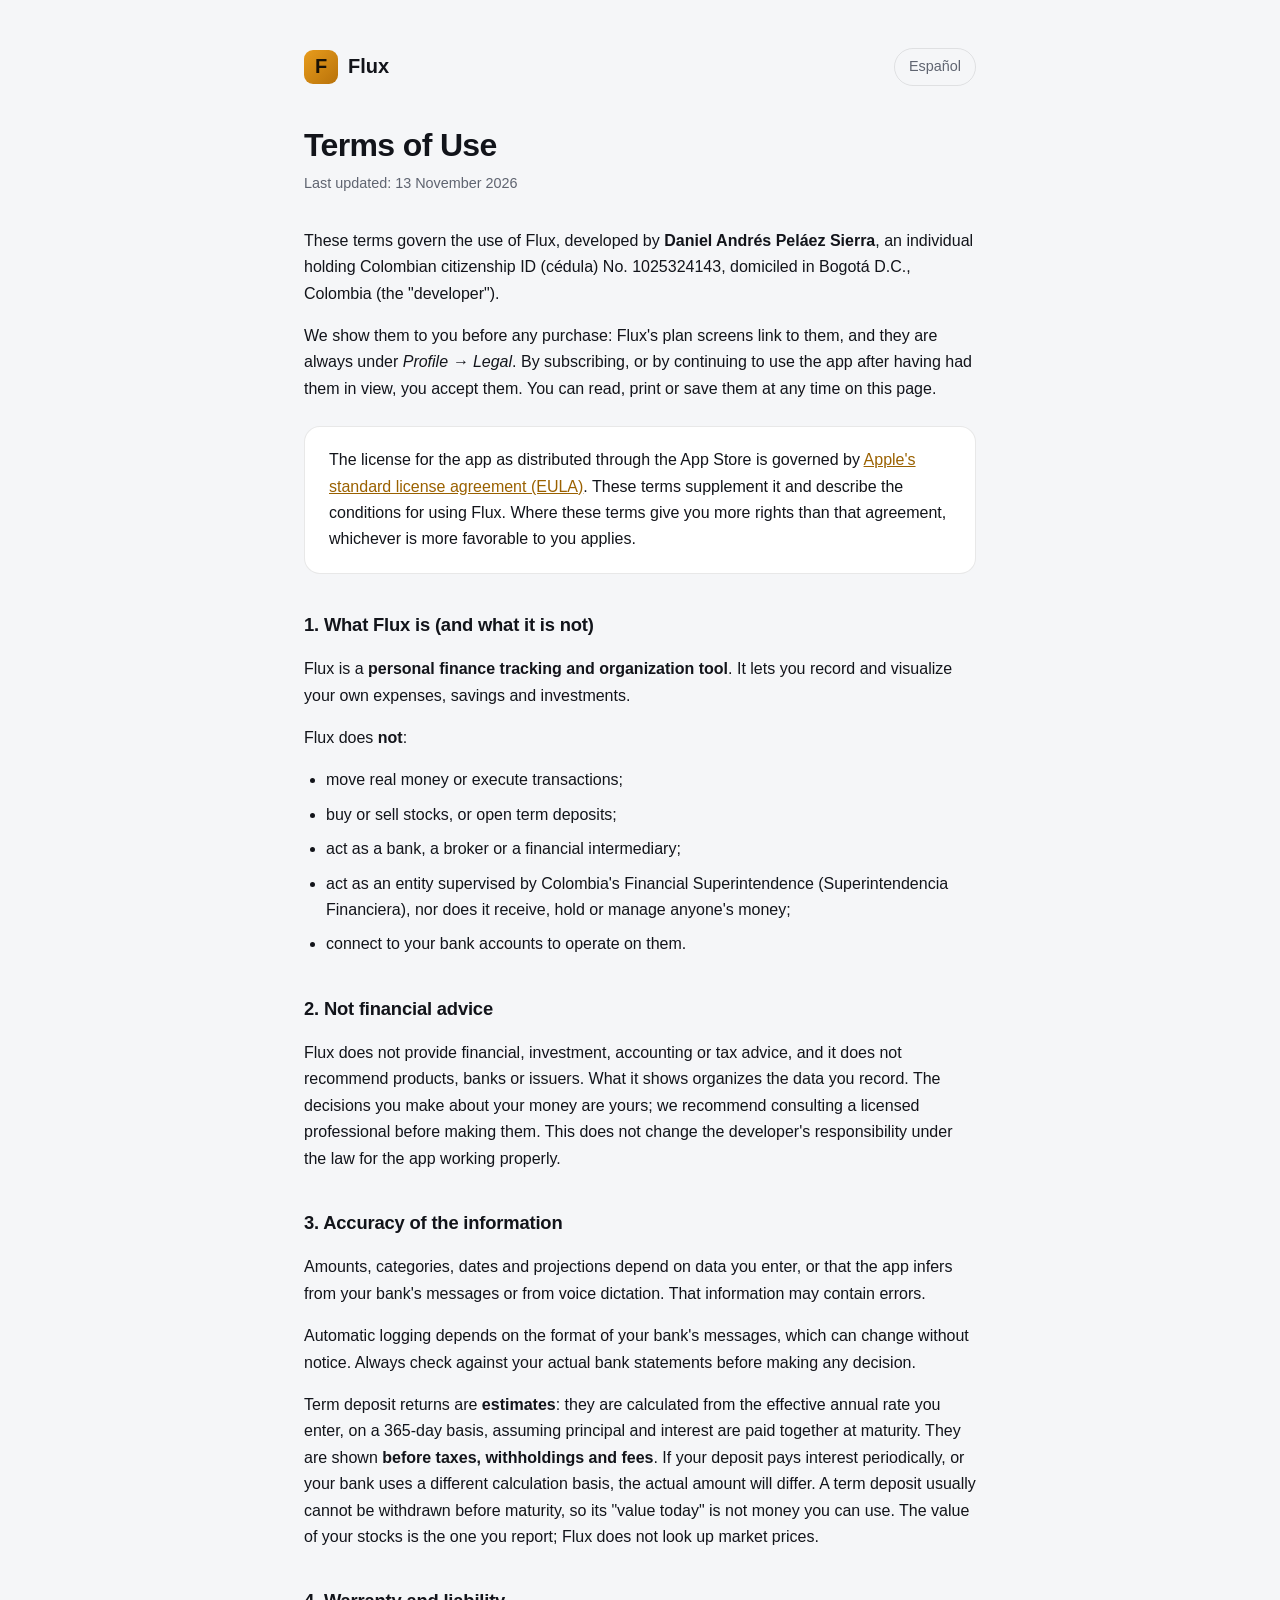
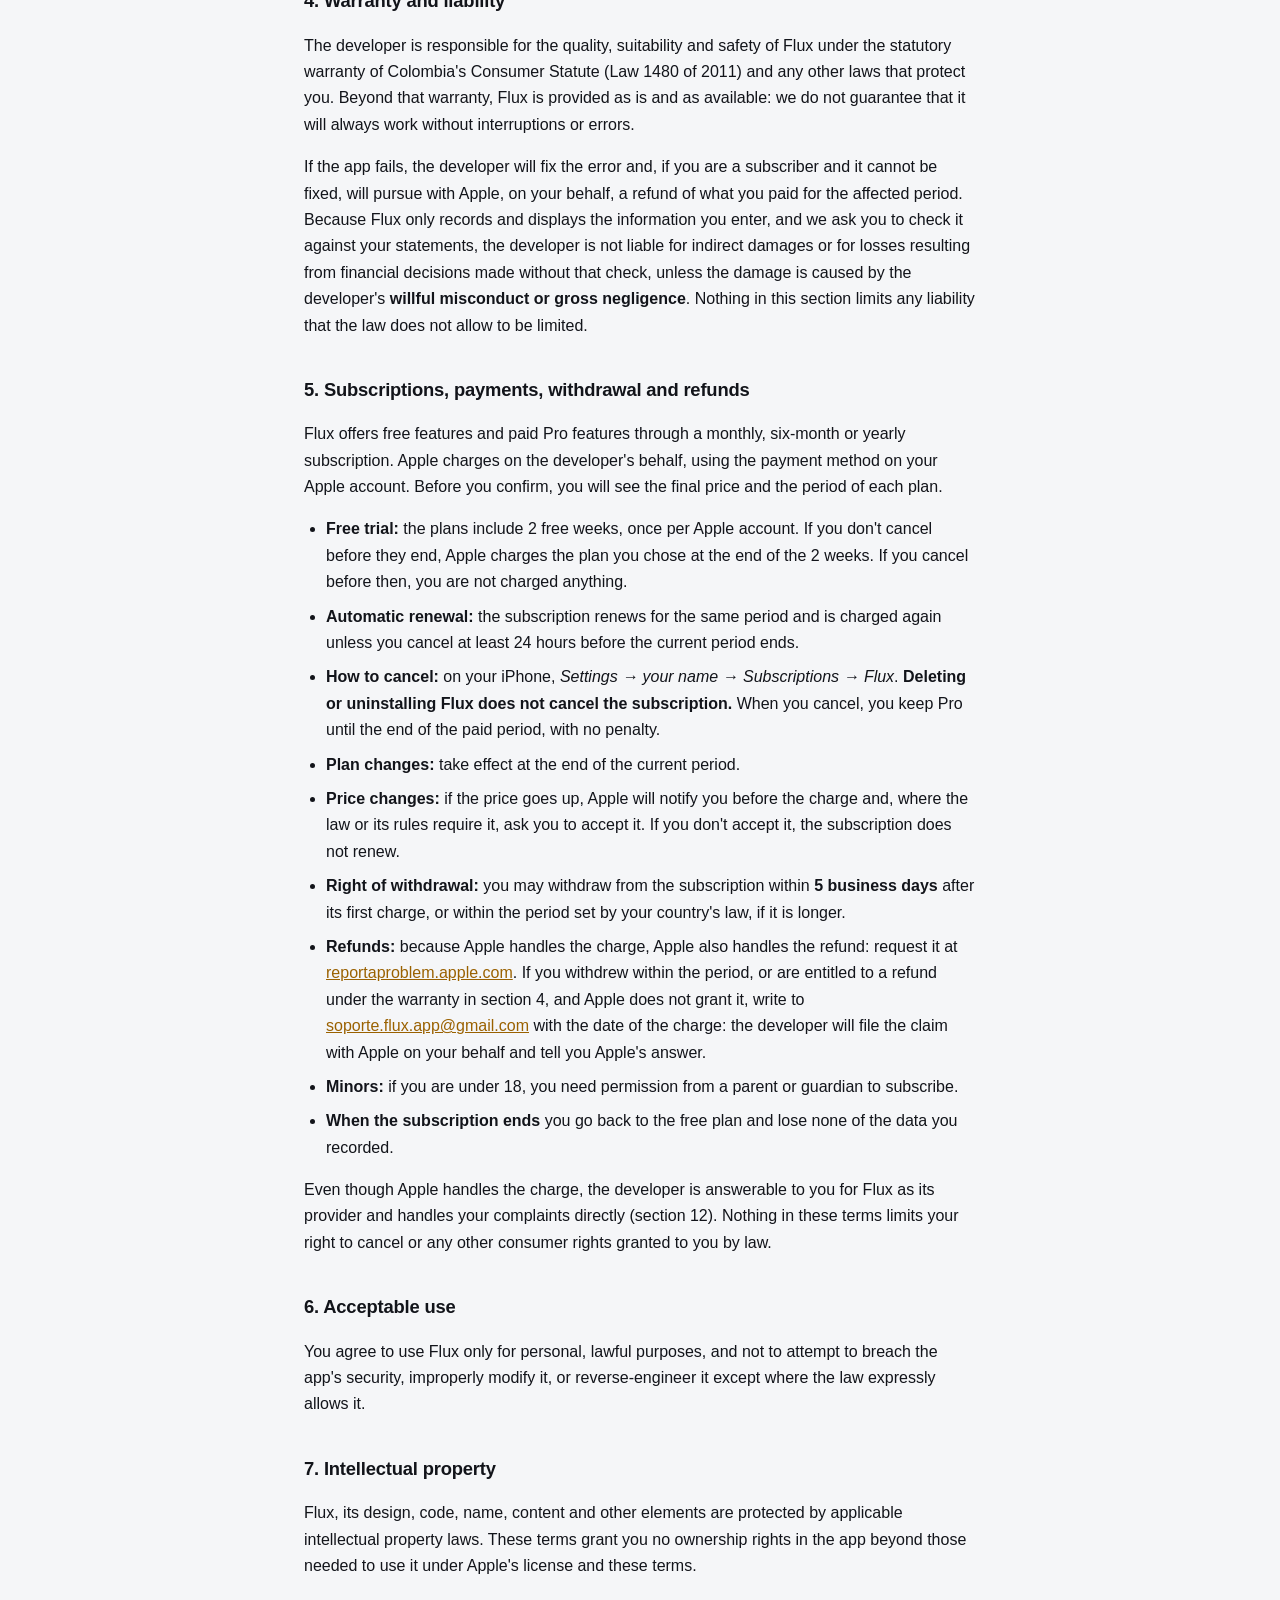
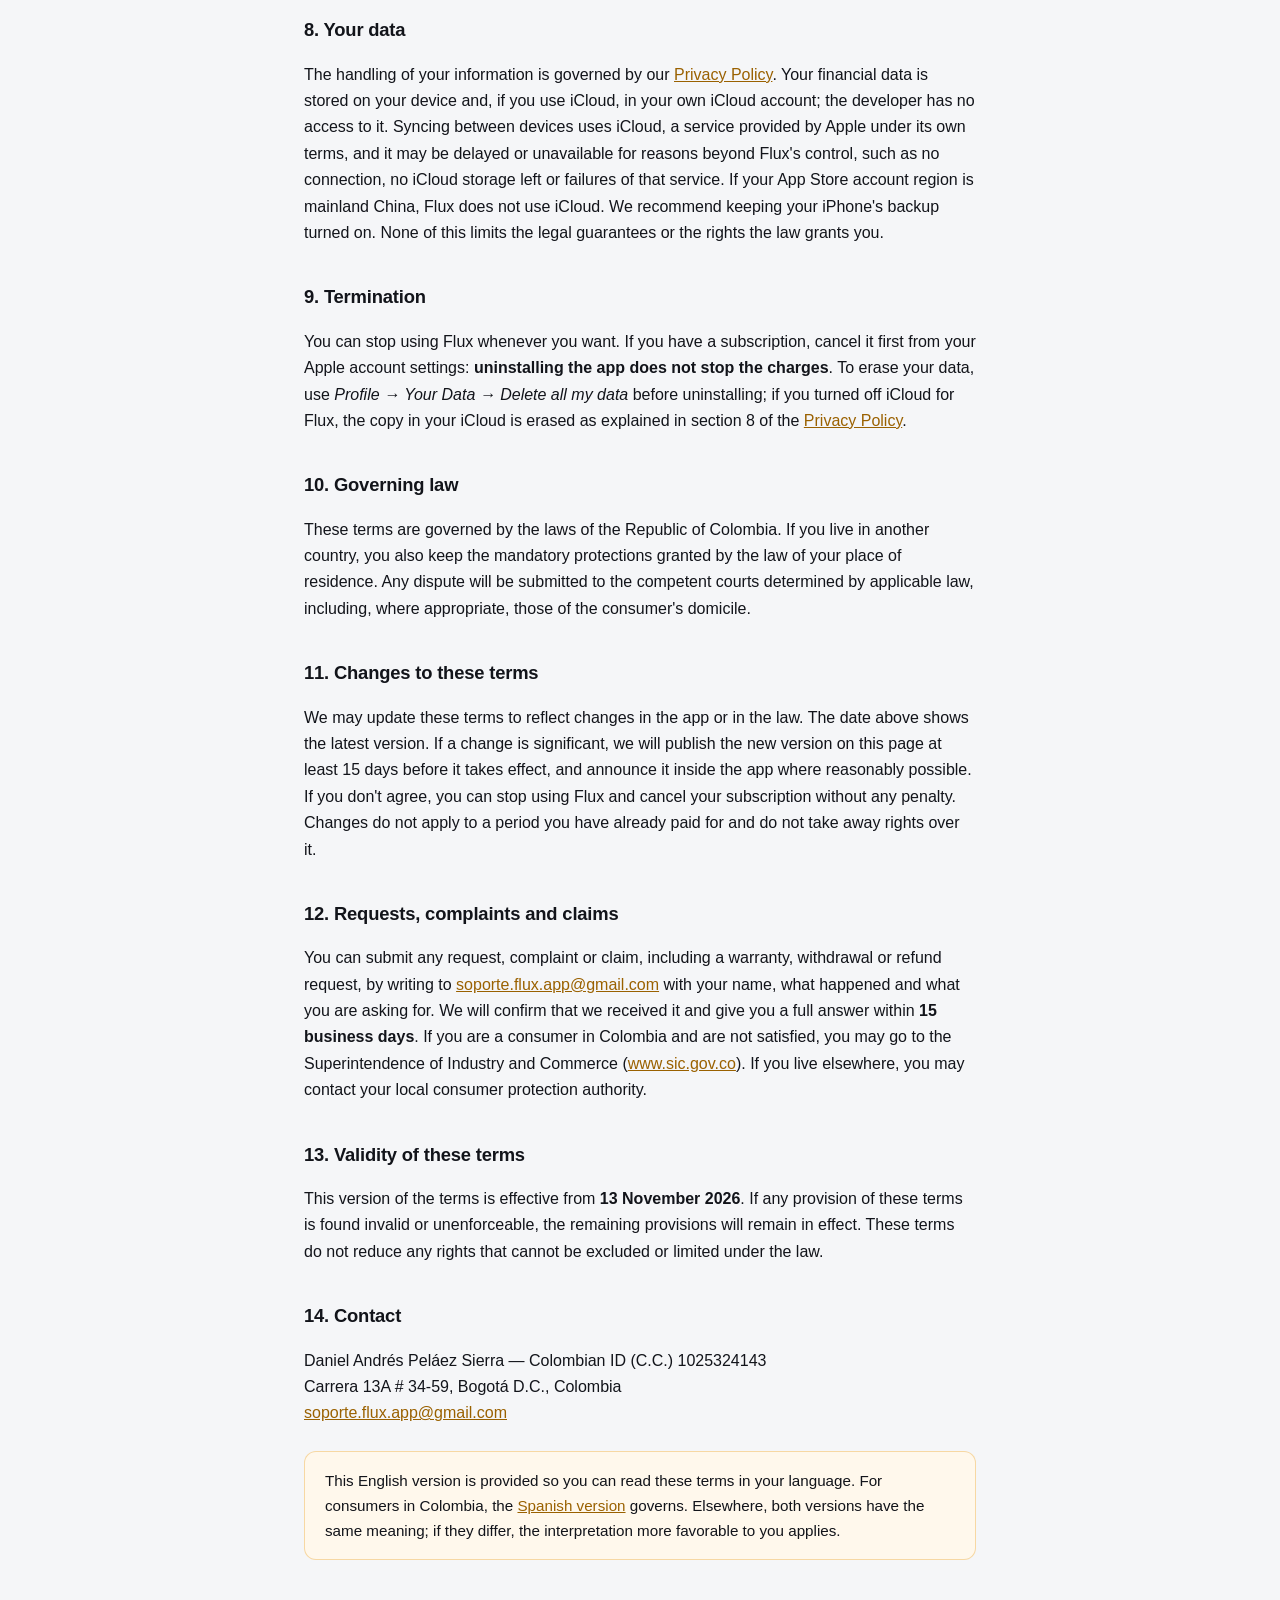
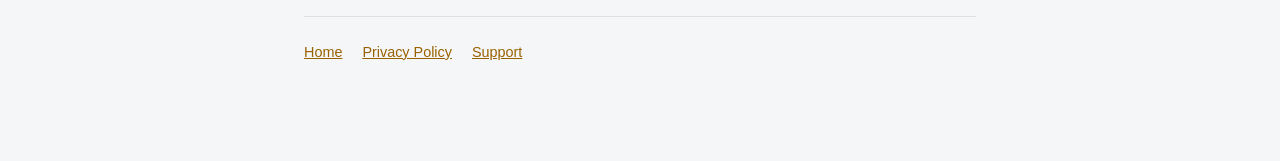
<file: en/terms.html>
<!doctype html>
<html lang="en">
<head>
<meta charset="utf-8">
<meta name="viewport" content="width=device-width, initial-scale=1">
<title>Terms of Use — Flux</title>
<link rel="stylesheet" href="../estilo.css">
<link rel="alternate" hreflang="es" href="https://flux-app-finances.github.io/flux-sitio/terminos.html">
<link rel="alternate" hreflang="en" href="https://flux-app-finances.github.io/flux-sitio/en/terms.html">
<link rel="alternate" hreflang="x-default" href="https://flux-app-finances.github.io/flux-sitio/terminos.html">
</head>
<body>
<div class="contenido">
  <header>
    <a class="marca" href="index.html"><span class="logo">F</span> Flux</a>
    <a class="idioma" href="../terminos.html" hreflang="es" lang="es">Español</a>
  </header>

  <h1>Terms of Use</h1>
  <p class="fecha">Last updated: 13 November 2026</p>

  <p>These terms govern the use of Flux, developed by <strong>Daniel Andrés Peláez
     Sierra</strong>, an individual holding Colombian citizenship ID (cédula) No. 1025324143, domiciled in
     Bogotá D.C., Colombia (the "developer").</p>
  <p>We show them to you before any purchase: Flux's plan screens link to them, and they are
     always under <em>Profile → Legal</em>. By subscribing, or by continuing to use the app after
     having had them in view, you accept them. You can read, print or save them at any time on
     this page.</p>

  <div class="tarjeta">
    <p style="margin:0">The license for the app as distributed through the App Store is
       governed by <a href="https://www.apple.com/legal/internet-services/itunes/dev/stdeula/">Apple's
       standard license agreement (EULA)</a>. These terms supplement it and describe the
       conditions for using Flux. Where these terms give you more rights than that agreement,
       whichever is more favorable to you applies.</p>
  </div>

  <h2>1. What Flux is (and what it is not)</h2>
  <p>Flux is a <strong>personal finance tracking and organization tool</strong>. It lets you
     record and visualize your own expenses, savings and investments.</p>
  <p>Flux does <strong>not</strong>:</p>
  <ul>
    <li>move real money or execute transactions;</li>
    <li>buy or sell stocks, or open term deposits;</li>
    <li>act as a bank, a broker or a financial intermediary;</li>
    <li>act as an entity supervised by Colombia's Financial Superintendence
        (<span lang="es">Superintendencia Financiera</span>), nor does it receive, hold or
        manage anyone's money;</li>
    <li>connect to your bank accounts to operate on them.</li>
  </ul>

  <h2>2. Not financial advice</h2>
  <p>Flux does not provide financial, investment, accounting or tax advice, and it does not
     recommend products, banks or issuers. What it shows organizes the data you record. The
     decisions you make about your money are yours; we recommend consulting a licensed
     professional before making them. This does not change the developer's responsibility under
     the law for the app working properly.</p>

  <h2>3. Accuracy of the information</h2>
  <p>Amounts, categories, dates and projections depend on data you enter, or that the app infers
     from your bank's messages or from voice dictation. That information may contain
     errors.</p>
  <p>Automatic logging depends on the format of your bank's messages, which can change without
     notice. Always check against your actual bank statements before making any decision.</p>
  <p>Term deposit returns are <strong>estimates</strong>: they are calculated from the
     effective annual rate you enter, on a 365-day basis, assuming principal and interest are
     paid together at maturity. They are shown <strong>before taxes, withholdings and
     fees</strong>. If your deposit pays interest periodically, or your bank uses a different
     calculation basis, the actual amount will differ. A term deposit usually cannot be withdrawn
     before maturity, so its "value today" is not money you can use. The value of your stocks is
     the one you report; Flux does not look up market prices.</p>

  <h2>4. Warranty and liability</h2>
  <p>The developer is responsible for the quality, suitability and safety of Flux under the
     statutory warranty of Colombia's Consumer Statute (Law 1480 of 2011) and any other laws
     that protect you. Beyond that warranty, Flux is provided as is and as available: we do not
     guarantee that it will always work without interruptions or errors.</p>
  <p>If the app fails, the developer will fix the error and, if you are a subscriber and it
     cannot be fixed, will pursue with Apple, on your behalf, a refund of what you paid for the
     affected period. Because Flux only records and displays the information you enter, and we
     ask you to check it against your statements, the developer is not liable for indirect
     damages or for losses resulting from financial decisions made without that check, unless
     the damage is caused by the developer's <strong>willful misconduct or gross
     negligence</strong>. Nothing in this section limits any liability that the law does not
     allow to be limited.</p>

  <h2>5. Subscriptions, payments, withdrawal and refunds</h2>
  <p>Flux offers free features and paid Pro features through a monthly, six-month or yearly
     subscription. Apple charges on the developer's behalf, using the payment method on your
     Apple account. Before you confirm, you will see the final price and the period of each
     plan.</p>
  <ul>
    <li><strong>Free trial:</strong> the plans include 2 free weeks, once per Apple account. If
        you don't cancel before they end, Apple charges the plan you chose at the end of the 2
        weeks. If you cancel before then, you are not charged anything.</li>
    <li><strong>Automatic renewal:</strong> the subscription renews for the same period and is
        charged again unless you cancel at least 24 hours before the current period ends.</li>
    <li><strong>How to cancel:</strong> on your iPhone, <em>Settings → your name →
        Subscriptions → Flux</em>. <strong>Deleting or uninstalling Flux does not cancel the
        subscription.</strong> When you cancel, you keep Pro until the end of the paid period,
        with no penalty.</li>
    <li><strong>Plan changes:</strong> take effect at the end of the current period.</li>
    <li><strong>Price changes:</strong> if the price goes up, Apple will notify you before the
        charge and, where the law or its rules require it, ask you to accept it. If you don't
        accept it, the subscription does not renew.</li>
    <li><strong>Right of withdrawal:</strong> you may withdraw from the subscription within
        <strong>5 business days</strong> after its first charge, or within the period set by
        your country's law, if it is longer.</li>
    <li><strong>Refunds:</strong> because Apple handles the charge, Apple also handles the
        refund: request it at
        <a href="https://reportaproblem.apple.com">reportaproblem.apple.com</a>. If you withdrew
        within the period, or are entitled to a refund under the warranty in section 4, and
        Apple does not grant it, write to
        <a href="mailto:soporte.flux.app@gmail.com">soporte.flux.app@gmail.com</a> with the date
        of the charge: the developer will file the claim with Apple on your behalf and tell you
        Apple's answer.</li>
    <li><strong>Minors:</strong> if you are under 18, you need permission from a parent or
        guardian to subscribe.</li>
    <li><strong>When the subscription ends</strong> you go back to the free plan and lose none
        of the data you recorded.</li>
  </ul>
  <p>Even though Apple handles the charge, the developer is answerable to you for Flux as its
     provider and handles your complaints directly (section 12). Nothing in these terms limits
     your right to cancel or any other consumer rights granted to you by law.</p>

  <h2>6. Acceptable use</h2>
  <p>You agree to use Flux only for personal, lawful purposes, and not to attempt to breach the
     app's security, improperly modify it, or reverse-engineer it except where the law
     expressly allows it.</p>

  <h2>7. Intellectual property</h2>
  <p>Flux, its design, code, name, content and other elements are protected by applicable
     intellectual property laws. These terms grant you no ownership rights in the app beyond
     those needed to use it under Apple's license and these terms.</p>

  <h2>8. Your data</h2>
  <p>The handling of your information is governed by our
     <a href="privacy.html">Privacy Policy</a>. Your financial data is stored on your device
     and, if you use iCloud, in your own iCloud account; the developer has no access to it.
     Syncing between devices uses iCloud, a service provided by Apple under its own terms, and
     it may be delayed or unavailable for reasons beyond Flux's control, such as no
     connection, no iCloud storage left or failures of that service. If your App Store account
     region is mainland China, Flux does not use iCloud. We recommend keeping your iPhone's
     backup turned on. None of this limits the legal guarantees or the rights the law grants
     you.</p>

  <h2>9. Termination</h2>
  <p>You can stop using Flux whenever you want. If you have a subscription, cancel it first from
     your Apple account settings: <strong>uninstalling the app does not stop the
     charges</strong>. To erase your data, use <em>Profile → Your Data → Delete all my
     data</em> before uninstalling; if you turned off iCloud for Flux, the copy in your iCloud
     is erased as explained in section 8 of the <a href="privacy.html">Privacy Policy</a>.</p>

  <h2>10. Governing law</h2>
  <p>These terms are governed by the laws of the Republic of Colombia. If you live in another
     country, you also keep the mandatory protections granted by the law of your place of
     residence. Any dispute will be submitted to the competent courts determined by applicable
     law, including, where appropriate, those of the consumer's domicile.</p>

  <h2>11. Changes to these terms</h2>
  <p>We may update these terms to reflect changes in the app or in the law. The date above shows
     the latest version. If a change is significant, we will publish the new version on this
     page at least 15 days before it takes effect, and announce it inside the app where
     reasonably possible. If you don't agree, you can stop using Flux and cancel your
     subscription without any penalty. Changes do not apply to a period you have already paid for
     and do not take away rights over it.</p>

  <h2>12. Requests, complaints and claims</h2>
  <p>You can submit any request, complaint or claim, including a warranty, withdrawal or refund
     request, by writing to <a href="mailto:soporte.flux.app@gmail.com">soporte.flux.app@gmail.com</a>
     with your name, what happened and what you are asking for. We will confirm that we received
     it and give you a full answer within <strong>15 business days</strong>. If you are a consumer
     in Colombia and are not satisfied, you may go to the Superintendence of Industry and Commerce
     (<a href="https://www.sic.gov.co">www.sic.gov.co</a>). If you live elsewhere, you may contact
     your local consumer protection authority.</p>

  <h2>13. Validity of these terms</h2>
  <p>This version of the terms is effective from <strong>13 November 2026</strong>.
     If any provision of these terms is found invalid or unenforceable, the remaining provisions
     will remain in effect. These terms do not reduce any rights that cannot be excluded or
     limited under the law.</p>

  <h2>14. Contact</h2>
  <p>Daniel Andrés Peláez Sierra — Colombian ID (C.C.) 1025324143<br>
     Carrera 13A # 34-59, Bogotá D.C., Colombia<br>
     <a href="mailto:soporte.flux.app@gmail.com">soporte.flux.app@gmail.com</a></p>

  <div class="aviso">
    This English version is provided so you can read these terms in your language. For consumers
    in Colombia, the <a href="../terminos.html" hreflang="es" lang="es">Spanish version</a>
    governs. Elsewhere, both versions have the same meaning; if they differ, the interpretation
    more favorable to you applies.
  </div>

  <footer>
    <a href="index.html">Home</a>
    <a href="privacy.html">Privacy Policy</a>
    <a href="support.html">Support</a>
  </footer>
</div>
</body>
</html>
</file>
<file: estilo.css>
/* Estilo compartido. Sobrio y legible: estas páginas las lee un revisor de
   Apple con prisa y un usuario con una duda, no son marketing. */
:root {
  --fondo: #f5f6f8;
  --superficie: #ffffff;
  --texto-1: #12141a;
  --texto-2: #5f6470;
  --borde: rgba(0, 0, 0, .09);
  --acento: #9a6100;
}
* { box-sizing: border-box; }
body {
  margin: 0;
  background: var(--fondo);
  color: var(--texto-1);
  font: 16px/1.65 -apple-system, BlinkMacSystemFont, "Segoe UI", Roboto, sans-serif;
}
.contenido {
  max-width: 720px;
  margin: 0 auto;
  padding: 48px 24px 96px;
}
header {
  margin-bottom: 40px;
  display: flex; align-items: center; justify-content: space-between; gap: 16px;
}
/* El enlace al otro idioma. Va escrito en el idioma al que lleva ("English" en
   las páginas en español y viceversa): quien no lee el idioma de esta página
   tiene que poder reconocerlo igual. */
.idioma {
  font-size: .9rem; text-decoration: none; color: var(--texto-2);
  border: 1px solid var(--borde); border-radius: 999px;
  padding: 6px 14px; white-space: nowrap;
}
.idioma:hover { color: var(--acento); border-color: var(--acento); }
.marca {
  display: inline-flex; align-items: center; gap: 10px;
  font-weight: 800; font-size: 1.25rem; text-decoration: none; color: var(--texto-1);
}
.logo {
  width: 34px; height: 34px; border-radius: 9px;
  background: linear-gradient(135deg, #e89c1c, #b8720a);
  display: grid; place-items: center; color: #1a1205; font-weight: 900;
}
h1 { font-size: 2rem; line-height: 1.2; letter-spacing: -.02em; margin: 28px 0 8px; }
h2 { font-size: 1.15rem; margin: 36px 0 10px; letter-spacing: -.01em; }
.fecha { color: var(--texto-2); font-size: .9rem; margin: 0 0 32px; }
p, li { color: var(--texto-1); }
ul { padding-left: 22px; }
li { margin-bottom: 8px; }
a { color: var(--acento); }
.tarjeta {
  background: var(--superficie); border: 1px solid var(--borde);
  border-radius: 16px; padding: 20px 24px; margin: 24px 0;
}
.aviso {
  background: #fff8ec; border: 1px solid rgba(232, 156, 28, .35);
  border-radius: 12px; padding: 16px 20px; margin: 24px 0; font-size: .95rem;
}
footer {
  margin-top: 56px; padding-top: 24px; border-top: 1px solid var(--borde);
  color: var(--texto-2); font-size: .9rem;
}
footer a { margin-right: 16px; }
/* Botón oficial de App Store (badge de Apple, sin alterar). Va en la portada. */
.descargar { display: inline-block; line-height: 0; margin: 4px 0 8px; }
.descargar img { height: 40px; width: auto; }
@media (prefers-color-scheme: dark) {
  :root {
    --fondo: #0b0d12; --superficie: #15171d; --texto-1: #f5f5f7;
    --texto-2: #9a9ca5; --borde: rgba(255,255,255,.1); --acento: #ffb648;
  }
  .aviso { background: rgba(255,182,72,.1); }
}
</file>
